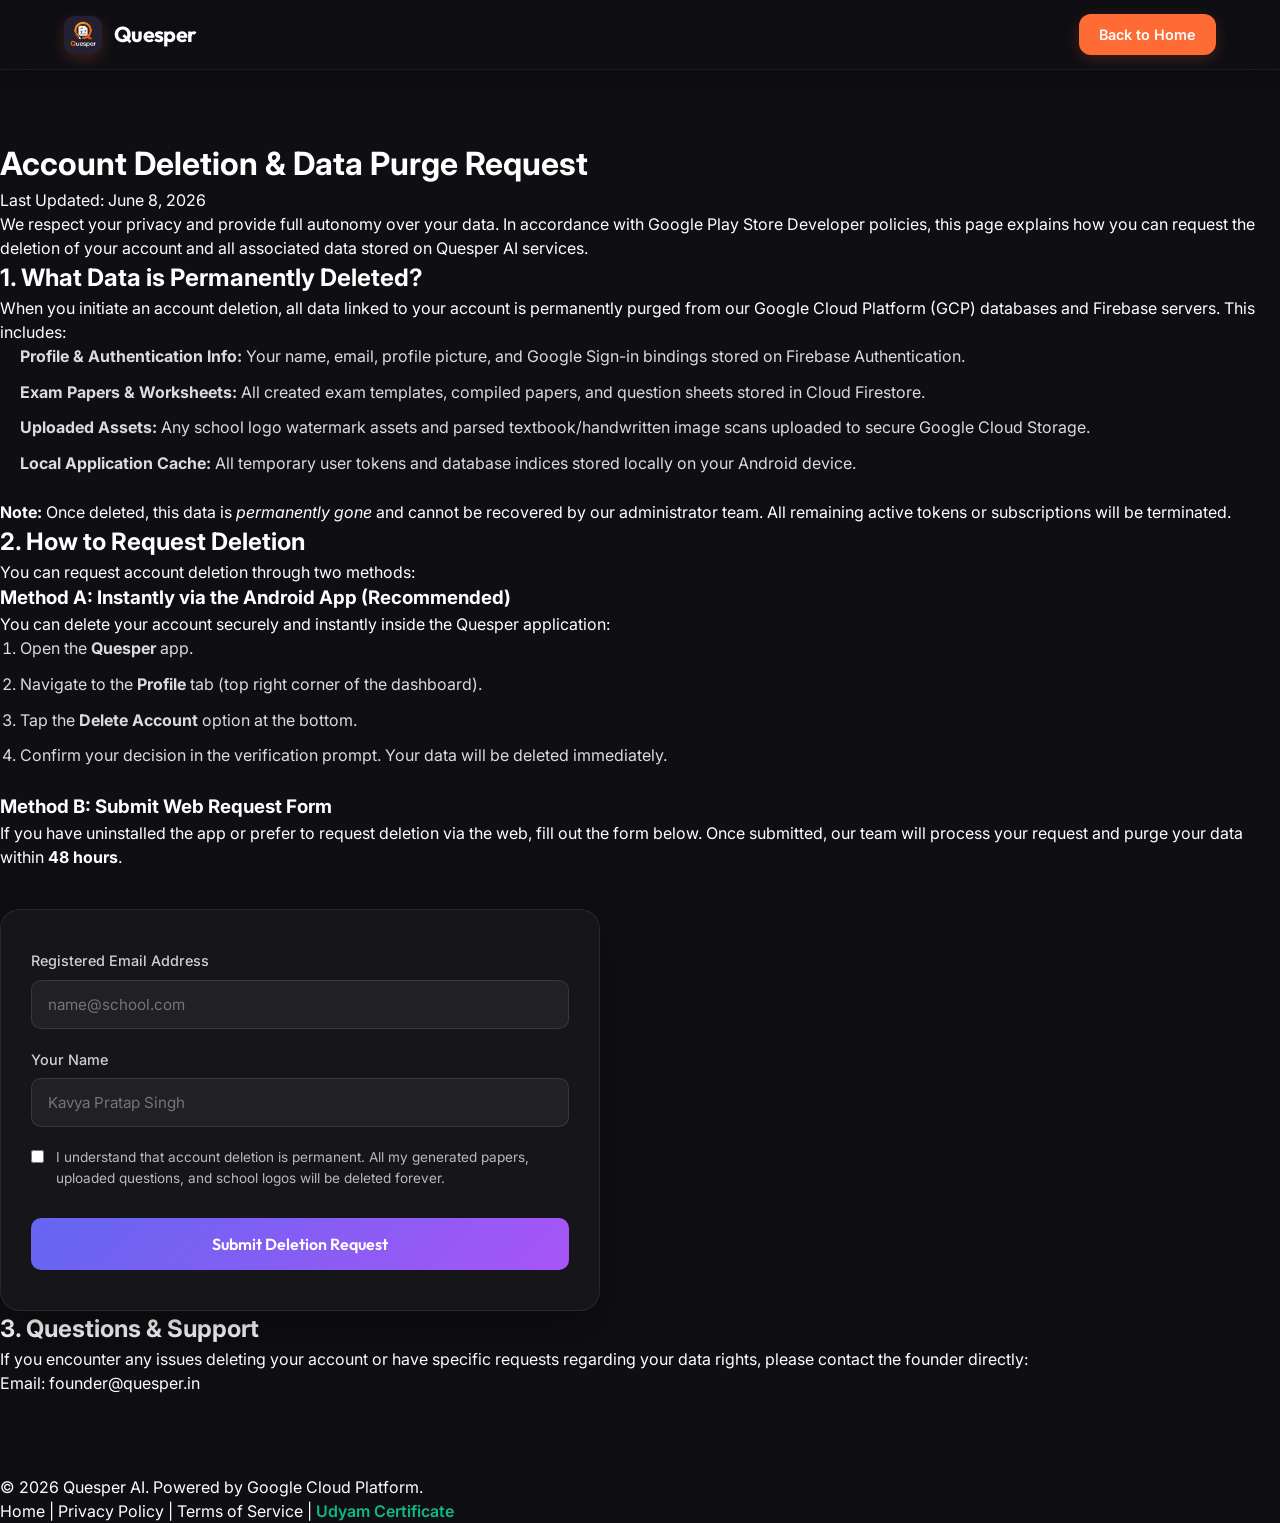
<file: delete-account.html>
<!DOCTYPE html>
<html lang="en">
<head>
  <meta charset="UTF-8">
  <meta name="viewport" content="width=device-width, initial-scale=1.0">
  <title>Delete Account — Quesper AI</title>
  
  <!-- Favicon -->
  <link rel="icon" type="image/x-icon" href="logo.ico">
  <link rel="shortcut icon" type="image/x-icon" href="favicon.ico">

  <link rel="preconnect" href="https://fonts.googleapis.com">
  <link rel="preconnect" href="https://fonts.gstatic.com" crossorigin>
  <link href="https://fonts.googleapis.com/css2?family=Inter:wght@400;500;600&family=Outfit:wght@600;700;800&display=swap" rel="stylesheet">
  <link rel="stylesheet" href="styles.css">
  
  <style>
    /* Custom styles for the interactive deletion form */
    .deletion-card {
      margin-top: 40px;
      padding: 40px 30px;
      border-radius: 20px;
      background: rgba(255, 255, 255, 0.03);
      backdrop-filter: blur(12px);
      -webkit-backdrop-filter: blur(12px);
      border: 1px solid rgba(255, 255, 255, 0.08);
      box-shadow: 0 20px 40px rgba(0, 0, 0, 0.3);
      max-width: 600px;
    }
    
    .form-group {
      margin-bottom: 20px;
      text-align: left;
    }
    
    .form-label {
      display: block;
      font-size: 0.9rem;
      font-weight: 500;
      color: rgba(255, 255, 255, 0.8);
      margin-bottom: 8px;
      font-family: 'Inter', sans-serif;
    }
    
    .form-input {
      width: 100%;
      padding: 14px 16px;
      border-radius: 10px;
      background: rgba(255, 255, 255, 0.05);
      border: 1px solid rgba(255, 255, 255, 0.1);
      color: #fff;
      font-family: 'Inter', sans-serif;
      font-size: 0.95rem;
      transition: border-color 0.3s ease, box-shadow 0.3s ease;
      box-sizing: border-box;
    }
    
    .form-input:focus {
      outline: none;
      border-color: #FF6B35;
      box-shadow: 0 0 10px rgba(255, 107, 53, 0.25);
    }
    
    .form-checkbox-label {
      display: flex;
      align-items: flex-start;
      font-size: 0.85rem;
      color: rgba(255, 255, 255, 0.7);
      line-height: 1.5;
      cursor: pointer;
    }
    
    .form-checkbox {
      margin-top: 3px;
      margin-right: 12px;
      accent-color: #FF6B35;
    }
    
    .submit-btn {
      width: 100%;
      padding: 16px;
      background: linear-gradient(135deg, #6366f1, #a855f7);
      color: #fff;
      border: none;
      border-radius: 10px;
      font-size: 1rem;
      font-weight: 600;
      cursor: pointer;
      transition: transform 0.2s ease, box-shadow 0.2s ease;
      font-family: 'Outfit', sans-serif;
      margin-top: 10px;
    }
    
    .submit-btn:hover {
      transform: translateY(-2px);
      box-shadow: 0 8px 20px rgba(99, 102, 241, 0.4);
    }
    
    .success-container {
      display: none;
      text-align: center;
      padding: 20px 0;
    }
    
    .success-icon {
      width: 60px;
      height: 60px;
      background: rgba(16, 185, 129, 0.2);
      border: 2px solid #10b981;
      border-radius: 50%;
      display: flex;
      align-items: center;
      justify-content: center;
      margin: 0 auto 20px;
      color: #10b981;
      font-size: 1.8rem;
    }
    
    .bullet-list {
      margin-left: 20px;
      margin-bottom: 24px;
    }
    
    .bullet-list li {
      margin-bottom: 10px;
      color: rgba(255, 255, 255, 0.85);
      line-height: 1.6;
    }
  </style>
</head>
<body>

  <!-- ========================= -->
  <!-- NAVBAR -->
  <!-- ========================= -->
  <nav class="navbar scrolled" id="navbar">
      <div class="nav-container">
          <a href="index.html" class="nav-logo">
              <img src="public/logo.png" alt="Quesper Logo" class="logo-img">
              <span>Quesper</span>
          </a>

          <a href="index.html" class="nav-cta-btn">
              Back to Home
          </a>
      </div>
  </nav>

  <div class="legal-body" style="margin-top: 140px; margin-bottom: 80px;">

    <h1 class="legal-title">Account Deletion & Data Purge Request</h1>
    <span class="legal-date">Last Updated: June 8, 2026</span>

    <div class="legal-section">
      <p>We respect your privacy and provide full autonomy over your data. In accordance with Google Play Store Developer policies, this page explains how you can request the deletion of your account and all associated data stored on Quesper AI services.</p>
    </div>

    <div class="legal-section">
      <h2>1. What Data is Permanently Deleted?</h2>
      <p>When you initiate an account deletion, all data linked to your account is permanently purged from our Google Cloud Platform (GCP) databases and Firebase servers. This includes:</p>
      <ul class="bullet-list">
        <li><strong>Profile & Authentication Info:</strong> Your name, email, profile picture, and Google Sign-in bindings stored on Firebase Authentication.</li>
        <li><strong>Exam Papers & Worksheets:</strong> All created exam templates, compiled papers, and question sheets stored in Cloud Firestore.</li>
        <li><strong>Uploaded Assets:</strong> Any school logo watermark assets and parsed textbook/handwritten image scans uploaded to secure Google Cloud Storage.</li>
        <li><strong>Local Application Cache:</strong> All temporary user tokens and database indices stored locally on your Android device.</li>
      </ul>
      <p><strong>Note:</strong> Once deleted, this data is <em>permanently gone</em> and cannot be recovered by our administrator team. All remaining active tokens or subscriptions will be terminated.</p>
    </div>

    <div class="legal-section">
      <h2>2. How to Request Deletion</h2>
      <p>You can request account deletion through two methods:</p>
      
      <h3>Method A: Instantly via the Android App (Recommended)</h3>
      <p>You can delete your account securely and instantly inside the Quesper application:</p>
      <ol class="bullet-list" style="margin-left: 20px;">
        <li>Open the <strong>Quesper</strong> app.</li>
        <li>Navigate to the <strong>Profile</strong> tab (top right corner of the dashboard).</li>
        <li>Tap the <strong>Delete Account</strong> option at the bottom.</li>
        <li>Confirm your decision in the verification prompt. Your data will be deleted immediately.</li>
      </ol>

      <h3>Method B: Submit Web Request Form</h3>
      <p>If you have uninstalled the app or prefer to request deletion via the web, fill out the form below. Once submitted, our team will process your request and purge your data within <strong>48 hours</strong>.</p>
      
      <div class="deletion-card" id="request-card">
        <form id="deletion-form" onsubmit="handleDeletionSubmit(event)">
          <div class="form-group">
            <label class="form-label" for="email">Registered Email Address</label>
            <input class="form-input" type="email" id="email" required placeholder="name@school.com">
          </div>
          
          <div class="form-group">
            <label class="form-label" for="name">Your Name</label>
            <input class="form-input" type="text" id="name" required placeholder="Kavya Pratap Singh">
          </div>
          
          <div class="form-group">
            <label class="form-checkbox-label">
              <input class="form-checkbox" type="checkbox" required>
              I understand that account deletion is permanent. All my generated papers, uploaded questions, and school logos will be deleted forever.
            </label>
          </div>
          
          <button class="submit-btn" type="submit">Submit Deletion Request</button>
        </form>
        
        <div class="success-container" id="success-message">
          <div class="success-icon">✓</div>
          <h3 style="color: #fff; margin-bottom: 10px; font-family: 'Outfit', sans-serif;">Request Submitted</h3>
          <p style="color: rgba(255,255,255,0.7); font-size: 0.95rem; line-height: 1.5;">
            Thank you. We have received your data purge request. Our system will verify your registration details and permanently delete your account within 48 hours. A confirmation email will be sent to <strong id="submitted-email"></strong>.
          </p>
        </div>
      </div>
    </div>

    <div class="legal-section">
      <h2>3. Questions & Support</h2>
      <p>If you encounter any issues deleting your account or have specific requests regarding your data rights, please contact the founder directly:</p>
      <p class="footer-email">Email: founder@quesper.in</p>
    </div>
  </div>

  <!-- Footer -->
  <footer class="footer">
    <div class="footer-container">
      <div class="footer-left">
        <p>&copy; 2026 Quesper AI. Powered by Google Cloud Platform.</p>
      </div>
      <div class="footer-right">
        <a href="index.html" class="footer-link">Home</a>
        <span class="footer-sep">|</span>
        <a href="privacy.html" class="footer-link">Privacy Policy</a>
        <span class="footer-sep">|</span>
        <a href="terms.html" class="footer-link">Terms of Service</a>
        <span class="footer-sep">|</span>
        <a href="udyam-registration-certificate.pdf" target="_blank" class="footer-link" style="color: #10B981; font-weight: 600;">Udyam Certificate</a>
      </div>
    </div>
  </footer>

  <script>
    function handleDeletionSubmit(event) {
      event.preventDefault();
      const email = document.getElementById('email').value;
      
      // Update submitted email in success message
      document.getElementById('submitted-email').innerText = email;
      
      // Send an email log in the background or trigger mailto (optional fallback)
      // Since it's a static site, we simulate success for the user and Play Store reviewer
      
      document.getElementById('deletion-form').style.display = 'none';
      document.getElementById('success-message').style.display = 'block';
    }
  </script>
</body>
</html>
</file>
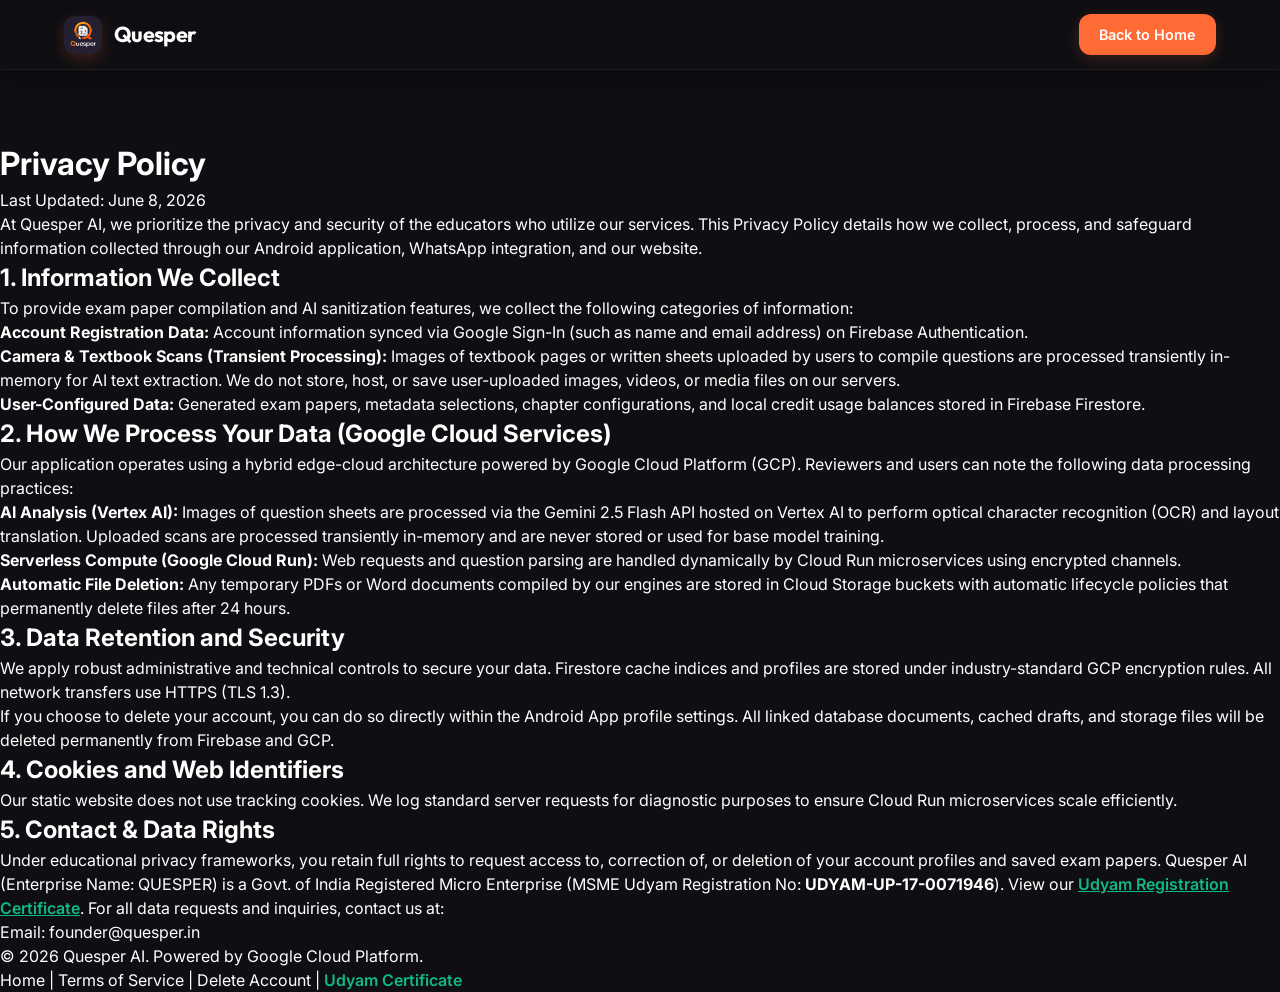
<file: privacy.html>
<!DOCTYPE html>
<html lang="en">
<head>
  <meta charset="UTF-8">
  <meta name="viewport" content="width=device-width, initial-scale=1.0">
  <title>Privacy Policy — Quesper AI</title>
  
  <!-- Favicon -->
  <link rel="icon" type="image/x-icon" href="logo.ico">
  <link rel="shortcut icon" type="image/x-icon" href="favicon.ico">

  <link rel="preconnect" href="https://fonts.googleapis.com">
  <link rel="preconnect" href="https://fonts.gstatic.com" crossorigin>
  <link href="https://fonts.googleapis.com/css2?family=Inter:wght@400;500;600&family=Outfit:wght@600;700;800&display=swap" rel="stylesheet">
  <link rel="stylesheet" href="styles.css">
</head>
<body>

  <!-- ========================= -->
  <!-- NAVBAR -->
  <!-- ========================= -->
  <nav class="navbar scrolled" id="navbar">
      <div class="nav-container">
          <a href="index.html" class="nav-logo">
              <img src="public/logo.png" alt="Quesper Logo" class="logo-img">
              <span>Quesper</span>
          </a>

          <a href="index.html" class="nav-cta-btn">
              Back to Home
          </a>
      </div>
  </nav>

  <div class="legal-body" style="margin-top: 140px;">

    <h1 class="legal-title">Privacy Policy</h1>
    <span class="legal-date">Last Updated: June 8, 2026</span>

    <div class="legal-section">
      <p>At Quesper AI, we prioritize the privacy and security of the educators who utilize our services. This Privacy Policy details how we collect, process, and safeguard information collected through our Android application, WhatsApp integration, and our website.</p>
    </div>

    <div class="legal-section">
      <h2>1. Information We Collect</h2>
      <p>To provide exam paper compilation and AI sanitization features, we collect the following categories of information:</p>
      <ul>
        <li><strong>Account Registration Data:</strong> Account information synced via Google Sign-In (such as name and email address) on Firebase Authentication.</li>
        <li><strong>Camera & Textbook Scans (Transient Processing):</strong> Images of textbook pages or written sheets uploaded by users to compile questions are processed transiently in-memory for AI text extraction. We do not store, host, or save user-uploaded images, videos, or media files on our servers.</li>
        <li><strong>User-Configured Data:</strong> Generated exam papers, metadata selections, chapter configurations, and local credit usage balances stored in Firebase Firestore.</li>
      </ul>
    </div>

    <div class="legal-section">
      <h2>2. How We Process Your Data (Google Cloud Services)</h2>
      <p>Our application operates using a hybrid edge-cloud architecture powered by Google Cloud Platform (GCP). Reviewers and users can note the following data processing practices:</p>
      <ul>
        <li><strong>AI Analysis (Vertex AI):</strong> Images of question sheets are processed via the Gemini 2.5 Flash API hosted on Vertex AI to perform optical character recognition (OCR) and layout translation. Uploaded scans are processed transiently in-memory and are never stored or used for base model training.</li>
        <li><strong>Serverless Compute (Google Cloud Run):</strong> Web requests and question parsing are handled dynamically by Cloud Run microservices using encrypted channels.</li>
        <li><strong>Automatic File Deletion:</strong> Any temporary PDFs or Word documents compiled by our engines are stored in Cloud Storage buckets with automatic lifecycle policies that permanently delete files after 24 hours.</li>
      </ul>
    </div>

    <div class="legal-section">
      <h2>3. Data Retention and Security</h2>
      <p>We apply robust administrative and technical controls to secure your data. Firestore cache indices and profiles are stored under industry-standard GCP encryption rules. All network transfers use HTTPS (TLS 1.3).</p>
      <p>If you choose to delete your account, you can do so directly within the Android App profile settings. All linked database documents, cached drafts, and storage files will be deleted permanently from Firebase and GCP.</p>
    </div>

    <div class="legal-section">
      <h2>4. Cookies and Web Identifiers</h2>
      <p>Our static website does not use tracking cookies. We log standard server requests for diagnostic purposes to ensure Cloud Run microservices scale efficiently.</p>
    </div>

    <div class="legal-section">
      <h2>5. Contact & Data Rights</h2>
      <p>Under educational privacy frameworks, you retain full rights to request access to, correction of, or deletion of your account profiles and saved exam papers. Quesper AI (Enterprise Name: QUESPER) is a Govt. of India Registered Micro Enterprise (MSME Udyam Registration No: <strong>UDYAM-UP-17-0071946</strong>). View our <a href="udyam-registration-certificate.pdf" target="_blank" style="color: #10B981; font-weight: 600; text-decoration: underline;">Udyam Registration Certificate</a>. For all data requests and inquiries, contact us at:</p>
      <p class="footer-email">Email: founder@quesper.in</p>
    </div>
  </div>

  <!-- Footer -->
  <footer class="footer">
    <div class="footer-container">
      <div class="footer-left">
        <p>&copy; 2026 Quesper AI. Powered by Google Cloud Platform.</p>
      </div>
      <div class="footer-right">
        <a href="index.html" class="footer-link">Home</a>
        <span class="footer-sep">|</span>
        <a href="terms.html" class="footer-link">Terms of Service</a>
        <span class="footer-sep">|</span>
        <a href="delete-account.html" class="footer-link">Delete Account</a>
        <span class="footer-sep">|</span>
        <a href="udyam-registration-certificate.pdf" target="_blank" class="footer-link" style="color: #10B981; font-weight: 600;">Udyam Certificate</a>
      </div>
    </div>
  </footer>

</body>
</html>
</file>
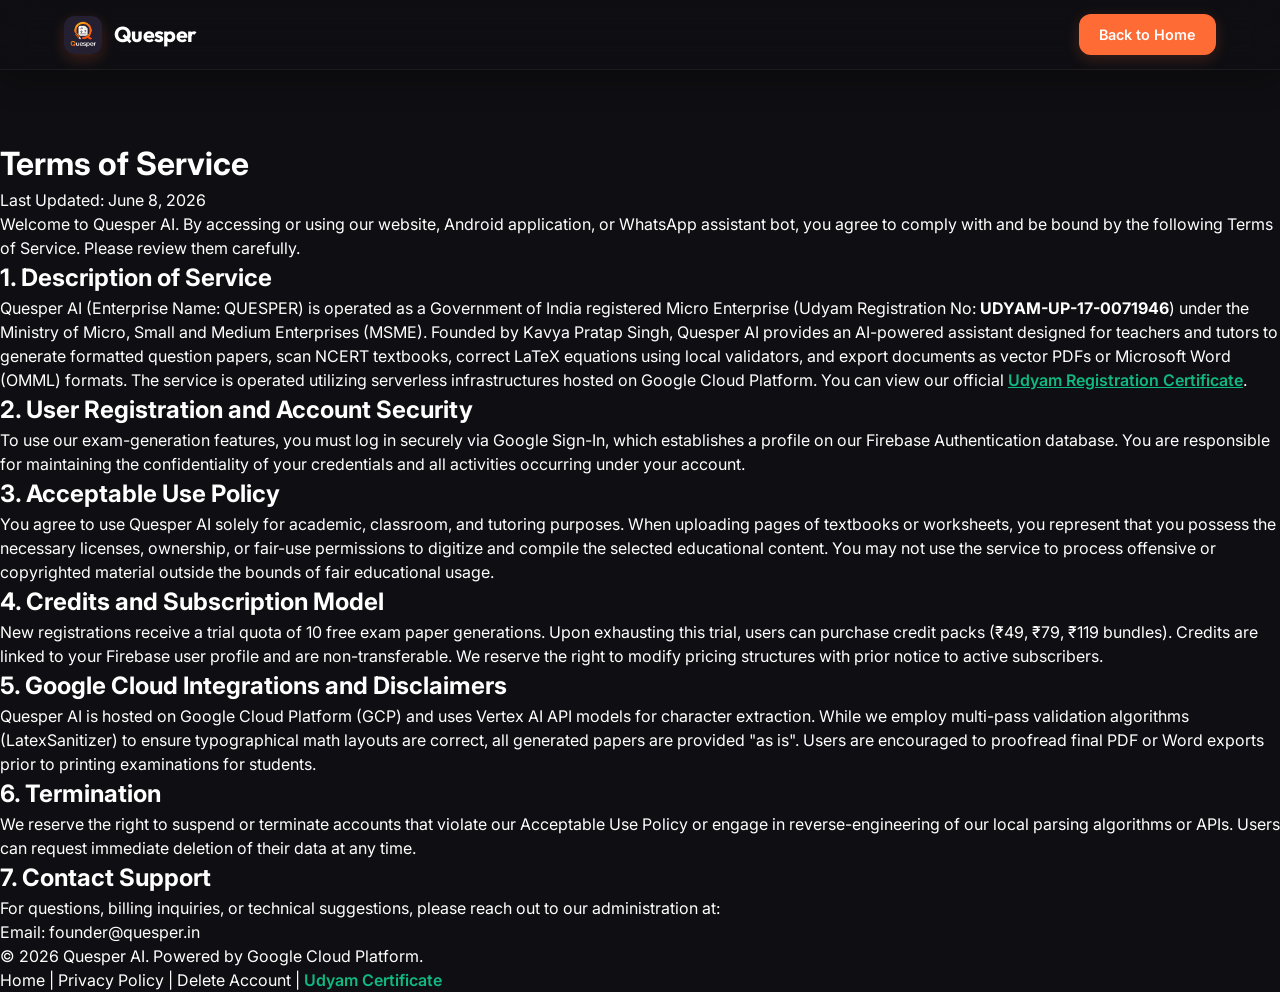
<file: terms.html>
<!DOCTYPE html>
<html lang="en">
<head>
  <meta charset="UTF-8">
  <meta name="viewport" content="width=device-width, initial-scale=1.0">
  <title>Terms of Service — Quesper AI</title>
  
  <!-- Favicon -->
  <link rel="icon" type="image/x-icon" href="logo.ico">
  <link rel="shortcut icon" type="image/x-icon" href="favicon.ico">

  <link rel="preconnect" href="https://fonts.googleapis.com">
  <link rel="preconnect" href="https://fonts.gstatic.com" crossorigin>
  <link href="https://fonts.googleapis.com/css2?family=Inter:wght@400;500;600&family=Outfit:wght@600;700;800&display=swap" rel="stylesheet">
  <link rel="stylesheet" href="styles.css">
</head>
<body>

  <!-- ========================= -->
  <!-- NAVBAR -->
  <!-- ========================= -->
  <nav class="navbar scrolled" id="navbar">
      <div class="nav-container">
          <a href="index.html" class="nav-logo">
              <img src="public/logo.png" alt="Quesper Logo" class="logo-img">
              <span>Quesper</span>
          </a>

          <a href="index.html" class="nav-cta-btn">
              Back to Home
          </a>
      </div>
  </nav>

  <div class="legal-body" style="margin-top: 140px;">

    <h1 class="legal-title">Terms of Service</h1>
    <span class="legal-date">Last Updated: June 8, 2026</span>

    <div class="legal-section">
      <p>Welcome to Quesper AI. By accessing or using our website, Android application, or WhatsApp assistant bot, you agree to comply with and be bound by the following Terms of Service. Please review them carefully.</p>
    </div>

    <div class="legal-section">
      <h2>1. Description of Service</h2>
      <p>Quesper AI (Enterprise Name: QUESPER) is operated as a Government of India registered Micro Enterprise (Udyam Registration No: <strong>UDYAM-UP-17-0071946</strong>) under the Ministry of Micro, Small and Medium Enterprises (MSME). Founded by Kavya Pratap Singh, Quesper AI provides an AI-powered assistant designed for teachers and tutors to generate formatted question papers, scan NCERT textbooks, correct LaTeX equations using local validators, and export documents as vector PDFs or Microsoft Word (OMML) formats. The service is operated utilizing serverless infrastructures hosted on Google Cloud Platform. You can view our official <a href="udyam-registration-certificate.pdf" target="_blank" style="color: #10B981; font-weight: 600; text-decoration: underline;">Udyam Registration Certificate</a>.</p>
    </div>

    <div class="legal-section">
      <h2>2. User Registration and Account Security</h2>
      <p>To use our exam-generation features, you must log in securely via Google Sign-In, which establishes a profile on our Firebase Authentication database. You are responsible for maintaining the confidentiality of your credentials and all activities occurring under your account.</p>
    </div>

    <div class="legal-section">
      <h2>3. Acceptable Use Policy</h2>
      <p>You agree to use Quesper AI solely for academic, classroom, and tutoring purposes. When uploading pages of textbooks or worksheets, you represent that you possess the necessary licenses, ownership, or fair-use permissions to digitize and compile the selected educational content. You may not use the service to process offensive or copyrighted material outside the bounds of fair educational usage.</p>
    </div>

    <div class="legal-section">
      <h2>4. Credits and Subscription Model</h2>
      <p>New registrations receive a trial quota of 10 free exam paper generations. Upon exhausting this trial, users can purchase credit packs (₹49, ₹79, ₹119 bundles). Credits are linked to your Firebase user profile and are non-transferable. We reserve the right to modify pricing structures with prior notice to active subscribers.</p>
    </div>

    <div class="legal-section">
      <h2>5. Google Cloud Integrations and Disclaimers</h2>
      <p>Quesper AI is hosted on Google Cloud Platform (GCP) and uses Vertex AI API models for character extraction. While we employ multi-pass validation algorithms (LatexSanitizer) to ensure typographical math layouts are correct, all generated papers are provided "as is". Users are encouraged to proofread final PDF or Word exports prior to printing examinations for students.</p>
    </div>

    <div class="legal-section">
      <h2>6. Termination</h2>
      <p>We reserve the right to suspend or terminate accounts that violate our Acceptable Use Policy or engage in reverse-engineering of our local parsing algorithms or APIs. Users can request immediate deletion of their data at any time.</p>
    </div>

    <div class="legal-section">
      <h2>7. Contact Support</h2>
      <p>For questions, billing inquiries, or technical suggestions, please reach out to our administration at:</p>
      <p class="footer-email">Email: founder@quesper.in</p>
    </div>
  </div>

  <!-- Footer -->
  <footer class="footer">
    <div class="footer-container">
      <div class="footer-left">
        <p>&copy; 2026 Quesper AI. Powered by Google Cloud Platform.</p>
      </div>
      <div class="footer-right">
        <a href="index.html" class="footer-link">Home</a>
        <span class="footer-sep">|</span>
        <a href="privacy.html" class="footer-link">Privacy Policy</a>
        <span class="footer-sep">|</span>
        <a href="delete-account.html" class="footer-link">Delete Account</a>
        <span class="footer-sep">|</span>
        <a href="udyam-registration-certificate.pdf" target="_blank" class="footer-link" style="color: #10B981; font-weight: 600;">Udyam Certificate</a>
      </div>
    </div>
  </footer>

</body>
</html>
</file>
<file: styles.css>
/* =======================================================
   QUESPER AI — PREMIUM DESIGN SYSTEM (WEB 2.0 REDESIGN)
======================================================= */

/* =========================
   ROOT VARIABLES
========================= */
:root {
    --accent-primary: #FF6B35;
    --accent-dark: #E5521C;
    --accent-light: #FF8C5A;

    --bg-primary: #0F0F13;
    --bg-secondary: #14141A;
    --bg-card: #1A1A22;
    --bg-elevated: #232330;

    --text-primary: #FFFFFF;
    --text-secondary: #A7A7B5;
    --text-muted: #707082;

    --border-subtle: rgba(255, 255, 255, 0.06);
    --border-accent: rgba(255, 107, 53, 0.25);

    --shadow-glow: 0 0 30px rgba(255, 107, 53, 0.15), 0 0 60px rgba(255, 107, 53, 0.08);
    --shadow-card: 0 15px 40px rgba(0, 0, 0, 0.4);

    --radius-sm: 12px;
    --radius-md: 18px;
    --radius-lg: 24px;
    --radius-xl: 32px;

    --container-width: 1240px;

    --font-heading: 'Outfit', sans-serif;
    --font-body: 'Inter', sans-serif;
}

/* =========================
   RESET & DEFAULTS
========================= */
* {
    margin: 0;
    padding: 0;
    box-sizing: border-box;
}

html {
    scroll-behavior: smooth;
}

html.lenis {
    height: auto;
}

.lenis.lenis-smooth {
    scroll-behavior: auto !important;
}

.lenis.lenis-smooth [data-lenis-prevent] {
    overscroll-behavior: contain;
}

.lenis.lenis-stopped {
    overflow: hidden;
}

.lenis.lenis-scrolling iframe {
    pointer-events: none;
}

body {
    background: var(--bg-primary);
    color: var(--text-primary);
    font-family: var(--font-body);
    overflow-x: hidden;
    -webkit-font-smoothing: antialiased;
    text-rendering: optimizeLegibility;
    position: relative;
    line-height: 1.5;
}

img {
    display: block;
    max-width: 100%;
    height: auto;
}

a {
    text-decoration: none;
    color: inherit;
}

ul {
    list-style: none;
}

section {
    position: relative;
    z-index: 1;
}

.section-container {
    width: min(90%, var(--container-width));
    margin: 0 auto;
}

/* =========================
   SCROLLBAR
========================= */
::-webkit-scrollbar {
    width: 8px;
}

::-webkit-scrollbar-track {
    background: #09090c;
}

::-webkit-scrollbar-thumb {
    background: var(--accent-primary);
    border-radius: 99px;
}

::-webkit-scrollbar-thumb:hover {
    background: var(--accent-light);
}

/* =========================
   GLOW & UTILITIES
========================= */
.hero-glow {
    filter: blur(100px);
    opacity: 0.35;
    pointer-events: none;
}

.badge {
    display: inline-flex;
    align-items: center;
    padding: 8px 16px;
    border-radius: 99px;
    border: 1px solid var(--border-accent);
    background: rgba(255, 107, 53, 0.06);
    color: var(--accent-light);
    font-size: 0.82rem;
    font-weight: 600;
    letter-spacing: 0.05em;
    text-transform: uppercase;
    backdrop-filter: blur(8px);
}

.highlight-text {
    background: linear-gradient(90deg, #FF6B35 0%, #FF8C5A 100%);
    -webkit-background-clip: text;
    -webkit-text-fill-color: transparent;
}

/* Common Section Headers */
.section-header {
    text-align: center;
    max-width: 700px;
    margin: 0 auto 60px;
    display: flex;
    flex-direction: column;
    align-items: center;
    gap: 16px;
}

.section-title {
    font-family: var(--font-heading);
    font-size: clamp(2.2rem, 4.5vw, 3.5rem);
    font-weight: 800;
    line-height: 1.1;
    letter-spacing: -0.02em;
}

.section-description {
    color: var(--text-secondary);
    font-size: 1.1rem;
    line-height: 1.7;
}

/* Divider Lines */
hr.card-divider {
    border: 0;
    height: 1px;
    background: var(--border-subtle);
    margin: 20px 0;
}

/* =========================
   NAVBAR
========================= */
.navbar {
    position: fixed;
    top: 0;
    left: 0;
    width: 100%;
    height: 80px;
    z-index: 1000;
    backdrop-filter: blur(16px);
    background: rgba(15, 15, 19, 0.8);
    border-bottom: 1px solid var(--border-subtle);
    transition: all 0.3s ease;
}

.navbar.scrolled {
    height: 70px;
    background: rgba(15, 15, 19, 0.95);
    box-shadow: 0 10px 30px rgba(0, 0, 0, 0.3);
}

.nav-container {
    width: min(90%, var(--container-width));
    height: 100%;
    margin: 0 auto;
    display: flex;
    align-items: center;
    justify-content: space-between;
}

.nav-logo {
    display: flex;
    align-items: center;
    gap: 12px;
    font-family: var(--font-heading);
    font-size: 1.35rem;
    font-weight: 700;
    letter-spacing: -0.03em;
}

.logo-icon {
    width: 38px;
    height: 38px;
    border-radius: 10px;
    display: flex;
    align-items: center;
    justify-content: center;
    background: var(--accent-primary);
    color: #FFFFFF;
    font-weight: 800;
    box-shadow: 0 5px 15px rgba(255, 107, 53, 0.3);
}

.logo-img {
    width: 38px;
    height: 38px;
    object-fit: contain;
    border-radius: 10px;
    box-shadow: 0 5px 15px rgba(255, 107, 53, 0.2);
}

.footer-logo {
    display: flex;
    align-items: center;
    gap: 12px;
    font-family: var(--font-heading);
    font-size: 1.5rem;
    font-weight: 700;
    letter-spacing: -0.03em;
    margin-bottom: 20px;
}

.logo-accent {
    color: var(--accent-primary);
}

.nav-links {
    display: flex;
    gap: 32px;
}

.nav-links a {
    color: var(--text-secondary);
    font-size: 0.95rem;
    font-weight: 500;
    transition: color 0.3s ease;
}

.nav-links a:hover {
    color: var(--accent-primary);
}

.nav-cta-btn {
    padding: 10px 20px;
    border-radius: 12px;
    background: var(--accent-primary);
    color: #FFFFFF;
    font-weight: 600;
    font-size: 0.9rem;
    transition: all 0.3s ease;
    box-shadow: 0 4px 15px rgba(255, 107, 53, 0.2);
}

.nav-cta-btn:hover {
    transform: translateY(-2px);
    box-shadow: 0 8px 25px rgba(255, 107, 53, 0.4);
    background: var(--accent-light);
}

/* =========================
   HERO SECTION
========================= */
.hero-section {
    min-height: 100vh;
    display: flex;
    align-items: center;
    padding-top: 100px;
    padding-bottom: 60px;
    overflow: hidden;
    background: radial-gradient(circle at 80% 20%, rgba(255, 107, 53, 0.03) 0%, transparent 60%);
}

.hero-gradient {
    position: absolute;
    width: 600px;
    height: 600px;
    top: -200px;
    right: -100px;
    background: radial-gradient(circle, rgba(255, 107, 53, 0.18) 0%, transparent 70%);
}

.hero-grid {
    position: absolute;
    inset: 0;
    background-image: 
        linear-gradient(rgba(255, 255, 255, 0.015) 1px, transparent 1px),
        linear-gradient(90deg, rgba(255, 255, 255, 0.015) 1px, transparent 1px);
    background-size: 60px 60px;
    mask-image: radial-gradient(circle at 75% 50%, #000 0%, transparent 75%);
    opacity: 0.6;
    pointer-events: none;
}

.hero-container {
    width: min(90%, var(--container-width));
    margin: 0 auto;
    display: grid;
    grid-template-columns: 1.1fr 0.9fr;
    gap: 60px;
    align-items: center;
    position: relative;
    z-index: 2;
}

.hero-title {
    font-family: var(--font-heading);
    font-size: clamp(2.8rem, 6vw, 4.8rem);
    font-weight: 800;
    line-height: 1.05;
    letter-spacing: -0.03em;
    margin-top: 24px;
    margin-bottom: 20px;
}

.hero-subtitle {
    font-size: 1.15rem;
    color: var(--text-secondary);
    line-height: 1.7;
    margin-bottom: 36px;
    max-width: 580px;
}

.hero-actions {
    display: flex;
    gap: 16px;
    margin-bottom: 50px;
    flex-wrap: wrap;
}

.btn-primary-glow {
    padding: 16px 28px;
    border-radius: 14px;
    background: var(--accent-primary);
    color: #FFFFFF;
    font-weight: 700;
    font-size: 1rem;
    transition: all 0.3s cubic-bezier(0.2, 0.8, 0.2, 1);
    box-shadow: 0 10px 30px rgba(255, 107, 53, 0.25);
    display: inline-flex;
    align-items: center;
    justify-content: center;
}

.btn-primary-glow:hover {
    transform: translateY(-3px);
    background: var(--accent-light);
    box-shadow: 0 15px 40px rgba(255, 107, 53, 0.45);
}

.btn-secondary-glass {
    padding: 16px 28px;
    border-radius: 14px;
    border: 1px solid var(--border-subtle);
    background: rgba(255, 255, 255, 0.03);
    color: #FFFFFF;
    font-weight: 600;
    font-size: 1rem;
    backdrop-filter: blur(12px);
    transition: all 0.3s ease;
    display: inline-flex;
    align-items: center;
    justify-content: center;
}

.btn-secondary-glass:hover {
    border-color: var(--accent-primary);
    background: rgba(255, 107, 53, 0.05);
    transform: translateY(-3px);
}

/* Hero Stats */
.hero-stats {
    display: flex;
    gap: 20px;
    flex-wrap: wrap;
}

.stat-card {
    flex: 1;
    min-width: 150px;
    padding: 20px;
    border-radius: 18px;
    background: rgba(255, 255, 255, 0.02);
    border: 1px solid var(--border-subtle);
    backdrop-filter: blur(12px);
    transition: transform 0.3s ease;
}

.stat-card:hover {
    transform: translateY(-3px);
    border-color: rgba(255, 107, 53, 0.15);
}

.stat-number {
    font-family: var(--font-heading);
    font-size: 2.3rem;
    font-weight: 800;
    color: var(--accent-primary);
}

.stat-unit {
    font-size: 1.5rem;
    font-weight: 700;
    color: var(--accent-light);
    margin-left: 2px;
}

.stat-card p {
    color: var(--text-secondary);
    font-size: 0.88rem;
    margin-top: 6px;
    font-weight: 500;
}

/* Hero Phone Container */
.hero-phone-wrapper {
    position: relative;
    display: flex;
    justify-content: center;
    align-items: center;
    perspective: 1000px;
}

.phone-glow {
    position: absolute;
    width: 450px;
    height: 450px;
    background: radial-gradient(circle, rgba(255, 107, 53, 0.22) 0%, transparent 70%);
}

.hero-phone {
    position: relative;
    z-index: 2;
    transform-style: preserve-3d;
}

.phone-frame {
    width: 320px;
    height: 650px;
    padding: 10px;
    border-radius: 40px;
    background: #08080B;
    border: 2px solid rgba(255, 255, 255, 0.08);
    box-shadow: 
        0 30px 60px rgba(0, 0, 0, 0.6),
        0 0 40px rgba(255, 107, 53, 0.08);
}

.phone-screen {
    width: 100%;
    height: 100%;
    overflow: hidden;
    border-radius: 30px;
    background: #0C0C10;
    position: relative;
}

.phone-screen img,
.phone-screen video {
    width: 100%;
    height: 100%;
    object-fit: cover;
}

/* Floating Math Symbols */
.floating-math {
    position: absolute;
    color: var(--accent-primary);
    font-family: var(--font-heading);
    font-size: 2rem;
    font-weight: 700;
    opacity: 0.6;
    pointer-events: none;
    z-index: 3;
    text-shadow: 0 0 10px rgba(255, 107, 53, 0.3);
}

.math-1 { top: 15%; left: 0%; font-size: 2.5rem; }
.math-2 { top: 22%; right: 5%; font-size: 2rem; }
.math-3 { bottom: 25%; left: -5%; font-size: 1.8rem; }
.math-4 { bottom: 15%; right: 8%; font-size: 2.2rem; }
.math-5 { top: 50%; left: -10%; font-size: 2.4rem; }

/* =========================
   TRUST BAR (Logo Marquee)
========================= */
.trust-bar {
    padding: 30px 0;
    border-top: 1px solid var(--border-subtle);
    border-bottom: 1px solid var(--border-subtle);
    background: rgba(255, 255, 255, 0.01);
    overflow: hidden;
}

.trust-container {
    width: min(90%, var(--container-width));
    margin: 0 auto;
    display: flex;
    align-items: center;
    gap: 40px;
}

.trust-text {
    color: var(--text-muted);
    font-size: 0.88rem;
    font-weight: 600;
    letter-spacing: 0.05em;
    text-transform: uppercase;
    flex-shrink: 0;
}

.trust-marquee-wrapper {
    overflow: hidden;
    flex-grow: 1;
    position: relative;
}

.trust-marquee-wrapper::before,
.trust-marquee-wrapper::after {
    content: '';
    position: absolute;
    top: 0;
    bottom: 0;
    width: 40px;
    z-index: 2;
    pointer-events: none;
}

.trust-marquee-wrapper::before {
    left: 0;
    background: linear-gradient(90deg, var(--bg-primary), transparent);
}

.trust-marquee-wrapper::after {
    right: 0;
    background: linear-gradient(-90deg, var(--bg-primary), transparent);
}

.trust-logos {
    display: flex;
    gap: 40px;
    white-space: nowrap;
}

.trust-item {
    font-family: var(--font-heading);
    color: var(--text-secondary);
    font-size: 1.05rem;
    font-weight: 600;
    opacity: 0.7;
    transition: opacity 0.3s ease, color 0.3s ease;
    padding: 6px 16px;
    border-radius: 99px;
    background: rgba(255, 255, 255, 0.02);
    border: 1px solid rgba(255, 255, 255, 0.04);
}

.trust-item:hover {
    opacity: 1;
    color: var(--accent-primary);
    border-color: rgba(255, 107, 53, 0.15);
}

/* =======================================================
   STICKY PHONE SHOWCASE (Option C)
======================================================= */
.showcase-section {
    padding: 120px 0;
    background: linear-gradient(180deg, transparent, rgba(255, 255, 255, 0.01) 50%, transparent);
}

.showcase-container {
    width: min(90%, var(--container-width));
    margin: 0 auto;
    display: grid;
    grid-template-columns: 0.9fr 1.1fr;
    gap: 80px;
    align-items: start;
}

/* Sticky Phone Left side */
.sticky-phone-wrapper {
    height: 100%;
    min-height: calc(100vh - 120px);
}

.sticky-phone {
    position: sticky;
    top: 100px;
    display: flex;
    justify-content: center;
    align-items: center;
    padding: 40px 0;
    transition: all 0.3s ease;
}

.large-phone {
    width: 330px;
    height: 670px;
    border-radius: 44px;
    z-index: 2;
    transition: all 0.3s ease;
}

/* Height-based scaling to prevent phone from cutting off on short screens */
@media (max-height: 850px) {
    .sticky-phone {
        top: 10vh;
        padding: 20px 0;
    }
    .large-phone {
        height: 70vh;
        width: calc(70vh * 330 / 670);
        border-radius: calc(70vh * 44 / 670);
    }
/* Inline Mobile Showcase Image (hidden on desktop) */
.mobile-showcase-image {
    display: none;
}

/* Showcase Steps Right side */
.showcase-content {
    display: flex;
    flex-direction: column;
    gap: 150px;
    padding-bottom: 200px;
}

.showcase-step {
    padding-left: 36px;
    border-left: 2px solid rgba(255, 255, 255, 0.05);
    transition: border-color 0.4s ease, opacity 0.4s ease;
    opacity: 0.4;
}

.showcase-step.active {
    border-left-color: var(--accent-primary);
    opacity: 1;
}

.step-number {
    font-family: var(--font-heading);
    font-size: 1.1rem;
    font-weight: 700;
    color: var(--accent-primary);
    display: block;
    margin-bottom: 12px;
}

.showcase-step h2 {
    font-family: var(--font-heading);
    font-size: 2.2rem;
    font-weight: 700;
    margin-bottom: 16px;
    color: var(--text-primary);
}

.showcase-step p {
    color: var(--text-secondary);
    font-size: 1.05rem;
    line-height: 1.7;
}

/* =======================================================
   AI OCR DEMO SECTION (Process Walkthrough)
======================================================= */
.ocr-section {
    padding: 120px 0;
    border-top: 1px solid var(--border-subtle);
    border-bottom: 1px solid var(--border-subtle);
}

.ocr-heading {
    text-align: center;
    max-width: 700px;
    margin: 0 auto 70px;
    display: flex;
    flex-direction: column;
    align-items: center;
    gap: 16px;
}

.ocr-heading h2 {
    font-family: var(--font-heading);
    font-size: clamp(2rem, 4vw, 3rem);
    font-weight: 800;
    line-height: 1.1;
}

.ocr-heading p {
    color: var(--text-secondary);
    font-size: 1.1rem;
}

.ocr-story-wrapper {
    display: grid;
    grid-template-columns: 1fr 120px 1.2fr;
    gap: 30px;
    align-items: center;
}

/* Left Card: textbook image scan */
.ocr-card {
    height: 480px;
    border-radius: 20px;
    border: 1px solid var(--border-subtle);
    background: rgba(255, 255, 255, 0.02);
    display: flex;
    flex-direction: column;
    padding: 24px;
    position: relative;
    overflow: hidden;
}

.ocr-label {
    position: absolute;
    top: 20px;
    left: 20px;
    font-size: 0.72rem;
    font-weight: 700;
    color: var(--text-muted);
    letter-spacing: 0.1em;
    z-index: 10;
    background: rgba(15, 15, 19, 0.8);
    padding: 4px 10px;
    border-radius: 4px;
}

.image-wrapper {
    width: 100%;
    height: 100%;
    margin-top: 20px;
    position: relative;
    overflow: hidden;
    border-radius: 12px;
}

.ocr-textbook {
    width: 100%;
    height: 100%;
    object-fit: cover;
    opacity: 0.85;
}

/* Scan Laser Line animation */
.scan-laser {
    position: absolute;
    top: 0;
    left: 0;
    width: 100%;
    height: 4px;
    background: linear-gradient(90deg, transparent, var(--accent-primary), transparent);
    box-shadow: 0 0 15px var(--accent-primary);
    z-index: 2;
    pointer-events: none;
    display: none; /* activated in JS */
}

/* Scanning box bounding mockup */
.crop-box {
    position: absolute;
    border: 2px dashed var(--accent-primary);
    background: rgba(255, 107, 53, 0.08);
    border-radius: 6px;
    z-index: 1;
    pointer-events: none;
    opacity: 0;
}

/* Middle: Vertically aligned line pipeline */
.ocr-pipeline {
    display: flex;
    flex-direction: column;
    align-items: center;
    justify-content: center;
    gap: 12px;
    height: 100%;
}

.ocr-step {
    display: flex;
    flex-direction: column;
    align-items: center;
    gap: 6px;
}

.ocr-dot {
    width: 16px;
    height: 16px;
    border-radius: 50%;
    background: rgba(255, 255, 255, 0.1);
    border: 2px solid rgba(255, 255, 255, 0.2);
    transition: all 0.3s ease;
}

.ocr-step.active .ocr-dot {
    background: var(--accent-primary);
    border-color: var(--accent-light);
    box-shadow: 0 0 15px var(--accent-primary);
}

.ocr-step h4 {
    font-size: 0.8rem;
    color: var(--text-muted);
    font-weight: 600;
    transition: color 0.3s ease;
}

.ocr-step.active h4 {
    color: var(--accent-light);
}

.ocr-line-v {
    width: 2px;
    height: 50px;
    background: rgba(255, 255, 255, 0.05);
    transition: background 0.3s ease;
}

.ocr-line-v.active {
    background: linear-gradient(180deg, var(--accent-primary), var(--accent-dark));
}

/* Right Card: Console simulation */
/* Right Card: Extracted Questions Mockup */
.output-card {
    padding: 0;
    background: #09090C;
    border: 1px solid var(--border-subtle);
    display: flex;
    flex-direction: column;
}

.ocr-results-header {
    background: #111116;
    padding: 16px 24px;
    display: flex;
    align-items: center;
    justify-content: space-between;
    border-bottom: 1px solid rgba(255, 255, 255, 0.05);
}

.results-meta h4 {
    font-family: var(--font-heading);
    font-size: 0.98rem;
    font-weight: 700;
    color: var(--text-primary);
    margin: 0;
}

.results-meta p {
    font-size: 0.82rem;
    color: var(--text-muted);
    margin: 2px 0 0 0;
}

.count-badge {
    background: rgba(255, 107, 53, 0.12);
    color: var(--accent-light);
    border: 1px solid rgba(255, 107, 53, 0.25);
    padding: 5px 12px;
    border-radius: 99px;
    font-size: 0.78rem;
    font-weight: 700;
}

.ocr-results-body {
    padding: 24px;
    flex-grow: 1;
    overflow-y: auto;
    max-height: calc(480px - 82px); /* height limit to match textbook card */
    scroll-behavior: smooth;
}

/* Empty State / Spinner */
.ocr-empty-state {
    display: flex;
    flex-direction: column;
    align-items: center;
    justify-content: center;
    height: 100%;
    min-height: 250px;
    color: var(--text-muted);
    gap: 16px;
    text-align: center;
}

.ocr-empty-state p {
    font-size: 0.95rem;
    margin: 0;
}

.spinner-ring {
    width: 36px;
    height: 36px;
    border: 3px solid rgba(255, 107, 53, 0.1);
    border-top: 3px solid var(--accent-primary);
    border-radius: 50%;
    animation: spin 1s linear infinite;
}

@keyframes spin {
    0% { transform: rotate(0deg); }
    100% { transform: rotate(360deg); }
}

/* Question Cards */
.question-card {
    background: rgba(255, 255, 255, 0.02);
    border: 1px solid rgba(255, 255, 255, 0.05);
    border-radius: 16px;
    padding: 20px;
    margin-bottom: 20px;
    box-shadow: 0 4px 20px rgba(0, 0, 0, 0.15);
}

.question-card:hover {
    border-color: rgba(255, 107, 53, 0.2);
    background: rgba(255, 255, 255, 0.03);
}

.q-card-header {
    display: flex;
    align-items: center;
    justify-content: space-between;
    margin-bottom: 12px;
}

.q-tag {
    background: rgba(255, 255, 255, 0.05);
    color: var(--text-secondary);
    padding: 4px 10px;
    border-radius: 6px;
    font-size: 0.75rem;
    font-weight: 600;
}

.q-marks {
    font-size: 0.8rem;
    color: var(--text-muted);
    font-weight: 500;
}

.q-card-body {
    margin-bottom: 16px;
}

.q-text {
    font-size: 0.98rem;
    line-height: 1.6;
    color: var(--text-primary);
    margin: 0;
}

.math-expr {
    font-family: 'Outfit', sans-serif;
    font-weight: 500;
    color: var(--accent-light);
}

/* Matrix layout styles */
.matrix-container {
    display: inline-flex;
    align-items: center;
    gap: 4px;
    margin: 12px 0;
    vertical-align: middle;
}

.matrix-bracket {
    font-size: 3.4rem;
    font-weight: 100;
    color: rgba(255, 255, 255, 0.35);
    line-height: 1;
    user-select: none;
    transform: scaleY(1.25);
}

.matrix-bracket.left {
    margin-right: -4px;
}

.matrix-bracket.right {
    margin-left: -4px;
}

.matrix-grid {
    display: grid;
    gap: 4px 12px;
    text-align: center;
    padding: 0 6px;
}

.matrix-grid.col-3 {
    grid-template-columns: repeat(3, minmax(40px, auto));
}

.matrix-cell {
    font-size: 0.92rem;
    color: var(--text-primary);
    display: flex;
    align-items: center;
    justify-content: center;
    min-height: 24px;
    font-family: 'Outfit', sans-serif;
}

/* Action button in card */
.q-card-footer {
    display: flex;
    justify-content: flex-end;
}

.btn-add-section {
    background: transparent;
    color: var(--accent-primary);
    border: 1px solid rgba(255, 107, 53, 0.3);
    padding: 8px 16px;
    border-radius: 8px;
    font-size: 0.8rem;
    font-weight: 600;
    cursor: pointer;
    display: flex;
    align-items: center;
    gap: 6px;
    transition: all 0.3s ease;
}

.btn-add-section:hover {
    background: rgba(255, 107, 53, 0.08);
    border-color: var(--accent-primary);
}

.btn-add-section.added {
    background: #FF6B35;
    color: #FFFFFF;
    border-color: #FF6B35;
}

.plus-icon {
    font-size: 1rem;
    line-height: 1;
}

/* =======================================================
   BENTO FEATURES GRID
======================================================= */
.bento-section {
    padding: 120px 0;
}

.bento-grid {
    display: grid;
    grid-template-columns: 1.2fr 0.8fr;
    grid-template-rows: auto;
    gap: 24px;
    margin-top: 50px;
}

.bento-card {
    position: relative;
    border-radius: 28px;
    background: rgba(255, 255, 255, 0.02);
    border: 1px solid var(--border-subtle);
    padding: 40px;
    display: flex;
    flex-direction: column;
    justify-content: space-between;
    overflow: hidden;
    transition: transform 0.4s cubic-bezier(0.2, 0.8, 0.2, 1), border-color 0.4s ease;
    backdrop-filter: blur(14px);
    z-index: 1;
}

.bento-card:hover {
    transform: translateY(-8px);
    border-color: rgba(255, 107, 53, 0.3);
}

/* Card Glow behind it */
.bento-card-bg-glow {
    position: absolute;
    inset: 0;
    background: radial-gradient(circle at 50% 100%, rgba(255, 107, 53, 0.05) 0%, transparent 60%);
    opacity: 0;
    transition: opacity 0.5s ease;
    pointer-events: none;
    z-index: -1;
}

.bento-card:hover .bento-card-bg-glow {
    opacity: 1;
}

.bento-card-header {
    margin-bottom: 24px;
}

.bento-badge {
    display: inline-block;
    font-size: 0.72rem;
    font-weight: 700;
    color: var(--accent-light);
    letter-spacing: 0.05em;
    margin-bottom: 12px;
    text-transform: uppercase;
}

.bento-card h3 {
    font-family: var(--font-heading);
    font-size: 1.6rem;
    font-weight: 700;
    color: var(--text-primary);
}

.bento-card p {
    color: var(--text-secondary);
    font-size: 1.02rem;
    line-height: 1.6;
    margin-bottom: 30px;
}

/* Specific Card Layouts */
.card-ocr {
    grid-column: 1 / 2;
    grid-row: 1 / 2;
}

.bento-stat {
    display: flex;
    flex-direction: column;
}

.bento-stat .stat-val {
    font-family: var(--font-heading);
    font-size: 3.5rem;
    font-weight: 800;
    color: var(--accent-primary);
    line-height: 1;
}

.bento-stat .stat-lbl {
    font-size: 0.88rem;
    color: var(--text-muted);
    font-weight: 600;
    margin-top: 6px;
}

.card-export {
    grid-column: 2 / 3;
    grid-row: 1 / 2;
}

.export-badges {
    display: flex;
    flex-direction: column;
    gap: 12px;
}

.exp-badge {
    padding: 14px 20px;
    border-radius: 14px;
    font-size: 0.95rem;
    font-weight: 600;
    text-align: center;
    border: 1px solid rgba(255, 255, 255, 0.04);
}

.exp-badge.pdf {
    background: rgba(255, 255, 255, 0.02);
    color: var(--text-primary);
}

.exp-badge.word {
    background: rgba(255, 107, 53, 0.08);
    color: var(--accent-light);
    border-color: rgba(255, 107, 53, 0.2);
}

.card-ncert {
    grid-column: 1 / 3;
    grid-row: 2 / 3;
}

.card-school {
    grid-column: 1 / 3;
    grid-row: 3 / 4;
}

.ncert-content {
    display: grid;
    grid-template-columns: 1.1fr 0.9fr;
    gap: 40px;
    align-items: center;
}

.ncert-content p {
    margin-bottom: 0;
}

.ncert-visual {
    display: flex;
    flex-wrap: wrap;
    gap: 10px;
}

.ncert-chip {
    padding: 10px 18px;
    border-radius: 12px;
    font-size: 0.85rem;
    font-weight: 600;
    background: rgba(255, 255, 255, 0.03);
    border: 1px solid rgba(255, 255, 255, 0.05);
    color: var(--text-secondary);
    transition: all 0.3s ease;
}

.ncert-chip:hover {
    color: var(--accent-primary);
    border-color: rgba(255, 107, 53, 0.25);
    background: rgba(255, 107, 53, 0.03);
}

/* =======================================================
   ARCHITECTURE FLOW SECTION
======================================================= */
.architecture-section {
    padding: 120px 0;
    background: radial-gradient(circle at 50% 50%, rgba(255, 107, 53, 0.02) 0%, transparent 60%);
}

.architecture-flow-container {
    width: 100%;
    margin: 60px 0 50px;
}

.arch-nodes-grid {
    display: flex;
    align-items: center;
    justify-content: space-between;
    gap: 10px;
}

.arch-node-card {
    flex: 1;
    min-height: 200px;
    padding: 30px 20px;
    border-radius: 24px;
    background: rgba(255, 255, 255, 0.02);
    border: 1px solid var(--border-subtle);
    backdrop-filter: blur(14px);
    text-align: center;
    transition: border-color 0.3s ease, box-shadow 0.3s ease, transform 0.3s ease;
    display: flex;
    flex-direction: column;
    align-items: center;
    justify-content: center;
}

.arch-node-card:hover {
    transform: translateY(-8px);
    border-color: rgba(255, 107, 53, 0.25);
    box-shadow: 0 10px 30px rgba(0, 0, 0, 0.3);
}

.arch-node-card.featured-node {
    border-color: rgba(255, 107, 53, 0.35);
    background: rgba(255, 107, 53, 0.03);
    box-shadow: 0 15px 45px rgba(255, 107, 53, 0.1);
}

.arch-icon-box {
    font-size: 2.8rem;
    margin-bottom: 15px;
}

.arch-node-card h4 {
    font-family: var(--font-heading);
    font-size: 1.15rem;
    font-weight: 700;
    margin-bottom: 8px;
}

.arch-node-card p {
    color: var(--text-secondary);
    font-size: 0.85rem;
    line-height: 1.4;
}

/* Connective lines and SVG particle path styling */
.arch-line-container {
    width: 70px;
    flex-shrink: 0;
    display: flex;
    align-items: center;
}

.arch-svg-line {
    width: 100%;
    height: auto;
    overflow: visible;
}

.flowing-particles {
    animation: flowParticles 1.5s linear infinite;
}

@keyframes flowParticles {
    to {
        stroke-dashoffset: -23;
    }
}

/* Specs below flow */
.architecture-specs {
    display: grid;
    grid-template-columns: 1fr 1fr;
    gap: 40px;
    margin-top: 40px;
    padding: 30px;
    border-radius: 20px;
    background: rgba(255, 255, 255, 0.01);
    border: 1px solid var(--border-subtle);
}

.spec-column h4 {
    font-family: var(--font-heading);
    font-size: 1.1rem;
    font-weight: 700;
    margin-bottom: 10px;
    color: var(--accent-light);
}

.spec-column p {
    color: var(--text-secondary);
    font-size: 0.95rem;
    line-height: 1.6;
}

/* =======================================================
   SCREENSHOT GALLERY (3D Interactive Wave Layout)
======================================================= */
.gallery-section {
    padding: 120px 0;
    overflow-clip-margin: 50px;
}

.gallery-track {
    display: flex;
    gap: 28px;
    padding: 70px 20px;
    overflow-x: auto;
    scroll-snap-type: x mandatory;
    scrollbar-width: none;
    perspective: 1200px;
    transform-style: preserve-3d;
}

.gallery-track::-webkit-scrollbar {
    display: none;
}

.gallery-card {
    flex: 0 0 280px;
    height: 560px;
    border-radius: 24px;
    overflow: hidden;
    position: relative;
    border: 1px solid var(--border-subtle);
    cursor: pointer;
    scroll-snap-align: center;
    transition: 
        transform 0.6s cubic-bezier(0.2, 0.8, 0.2, 1), 
        box-shadow 0.6s ease, 
        border-color 0.6s ease;
    transform-style: preserve-3d;
    background: var(--bg-card);
}

.gallery-card img {
    width: 100%;
    height: 100%;
    object-fit: cover;
    transition: transform 0.6s ease;
}

.gallery-card:hover img {
    transform: scale(1.02);
}

.gallery-label {
    position: absolute;
    bottom: 24px;
    left: 50%;
    transform: translateX(-50%) translateY(10px);
    background: rgba(15, 15, 19, 0.9);
    backdrop-filter: blur(12px);
    padding: 10px 20px;
    border-radius: 99px;
    border: 1px solid rgba(255, 255, 255, 0.08);
    color: #FFFFFF;
    font-size: 0.85rem;
    font-weight: 600;
    letter-spacing: 0.02em;
    opacity: 0;
    pointer-events: none;
    transition: all 0.4s cubic-bezier(0.2, 0.8, 0.2, 1);
    white-space: nowrap;
    z-index: 5;
    box-shadow: 0 10px 25px rgba(0,0,0,0.3);
}

.gallery-card:hover .gallery-label {
    opacity: 1;
    transform: translateX(-50%) translateY(0);
}

/* Gallery Tabs styling */
.gallery-tabs {
    display: flex;
    justify-content: center;
    gap: 15px;
    margin-top: 30px;
}

.gallery-tab-btn {
    padding: 10px 24px;
    font-family: var(--font-heading);
    font-size: 0.95rem;
    font-weight: 600;
    color: var(--text-secondary);
    background: rgba(255, 255, 255, 0.03);
    border: 1px solid rgba(255, 255, 255, 0.06);
    border-radius: 99px;
    cursor: pointer;
    transition: all 0.3s ease;
}

.gallery-tab-btn:hover {
    background: rgba(255, 255, 255, 0.06);
    border-color: rgba(255, 107, 53, 0.3);
    color: var(--text-primary);
}

.gallery-tab-btn.active {
    background: linear-gradient(135deg, var(--accent-primary) 0%, #E0533C 100%);
    border-color: transparent;
    color: var(--bg-primary);
    box-shadow: 0 0 20px rgba(255, 107, 53, 0.3);
}

/* Tab Demos styling */
.demos-grid {
    display: grid;
    grid-template-columns: repeat(3, 260px);
    gap: 45px;
    justify-content: center;
    margin: 60px auto 0 auto;
    width: 100%;
    max-width: 1000px;
}

.demo-card {
    display: flex;
    flex-direction: column;
    align-items: center;
    text-align: center;
    transition: transform 0.3s ease;
}

.demo-card:hover {
    transform: translateY(-8px);
}

.demo-phone {
    width: 220px;
    height: 440px;
    padding: 8px;
    border-radius: 32px;
    margin-bottom: 20px;
    box-shadow: 
        0 20px 40px rgba(0, 0, 0, 0.5),
        0 0 30px rgba(255, 107, 53, 0.05);
}

.demo-phone .phone-screen {
    border-radius: 24px;
}

.demo-title {
    font-family: var(--font-heading);
    font-size: 1.15rem;
    font-weight: 700;
    color: var(--text-primary);
    margin-bottom: 8px;
}

.demo-desc {
    font-size: 0.9rem;
    line-height: 1.6;
    color: var(--text-muted);
    max-width: 280px;
}

/* =======================================================
   BETA SECTION
======================================================= */
.beta-section {
    padding: 120px 0;
    border-top: 1px solid var(--border-subtle);
    background: radial-gradient(circle at 50% 50%, rgba(255, 107, 53, 0.015) 0%, transparent 65%);
}

.beta-form-container {
    max-width: 800px;
    margin: 50px auto 0;
    padding: 50px;
    border-radius: var(--radius-xl);
    background: rgba(26, 26, 34, 0.6);
    border: 1px solid var(--border-subtle);
    backdrop-filter: blur(16px);
    box-shadow: var(--shadow-card);
    position: relative;
    overflow: hidden;
}

/* Add a glowing effect to the form card */
.beta-form-container::before {
    content: '';
    position: absolute;
    top: -50%;
    left: -50%;
    width: 200%;
    height: 200%;
    background: radial-gradient(circle at center, rgba(255, 107, 53, 0.03) 0%, transparent 50%);
    pointer-events: none;
    z-index: 0;
}

.beta-form {
    position: relative;
    z-index: 1;
    display: flex;
    flex-direction: column;
    gap: 30px;
}

.form-row {
    display: grid;
    grid-template-columns: 1fr 1fr;
    gap: 30px;
}

.form-group {
    display: flex;
    flex-direction: column;
    gap: 10px;
}

.form-group label {
    font-family: var(--font-heading);
    font-size: 0.95rem;
    font-weight: 700;
    color: var(--text-primary);
    letter-spacing: 0.02em;
}

.form-group input,
.form-group select {
    padding: 16px 20px;
    border-radius: var(--radius-sm);
    background: rgba(15, 15, 19, 0.6);
    border: 1px solid var(--border-subtle);
    color: var(--text-primary);
    font-family: var(--font-body);
    font-size: 0.95rem;
    outline: none;
    transition: all 0.3s cubic-bezier(0.2, 0.8, 0.2, 1);
}

.form-group input::placeholder {
    color: var(--text-muted);
}

.form-group input:focus,
.form-group select:focus {
    border-color: var(--accent-primary);
    background: rgba(255, 107, 53, 0.02);
    box-shadow: 0 0 0 4px rgba(255, 107, 53, 0.1);
}

.form-help {
    font-size: 0.78rem;
    color: var(--text-muted);
    line-height: 1.4;
    margin-top: 2px;
}

/* Style select dropdown arrow */
.form-group select {
    appearance: none;
    background-image: url("data:image/svg+xml;charset=UTF-8,%3csvg xmlns='http://www.w3.org/2000/svg' viewBox='0 0 24 24' fill='none' stroke='%23A7A7B5' stroke-width='2' stroke-linecap='round' stroke-linejoin='round'%3e%3cpolyline points='6 9 12 15 18 9'%3e%3c/polyline%3e%3c/svg%3e");
    background-repeat: no-repeat;
    background-position: right 20px center;
    background-size: 16px;
    padding-right: 48px;
    cursor: pointer;
}

.form-group select option {
    background: var(--bg-card);
    color: var(--text-primary);
}

.beta-submit-btn {
    align-self: center;
    min-width: 260px;
    padding: 16px 36px;
    border-radius: 99px;
    background: linear-gradient(135deg, var(--accent-primary) 0%, #E0533C 100%);
    border: none;
    color: #FFFFFF;
    font-family: var(--font-heading);
    font-weight: 700;
    font-size: 1.05rem;
    cursor: pointer;
    position: relative;
    overflow: hidden;
    transition: all 0.4s cubic-bezier(0.2, 0.8, 0.2, 1);
    box-shadow: 0 10px 25px rgba(255, 107, 53, 0.2);
}

.beta-submit-btn:hover {
    transform: translateY(-3px);
    box-shadow: 0 15px 35px rgba(255, 107, 53, 0.35);
}

.beta-submit-btn:disabled {
    opacity: 0.6;
    cursor: not-allowed;
    transform: none;
    box-shadow: none;
}

.form-status-message {
    padding: 24px;
    border-radius: var(--radius-md);
    margin-top: 10px;
    animation: fadeIn 0.4s ease;
}

.form-status-message.success {
    background: rgba(0, 255, 102, 0.05);
    border: 1px solid rgba(0, 255, 102, 0.2);
    color: #CCFFDD;
}

.form-status-message.success h4 {
    margin-bottom: 8px;
    color: #00FF66;
}

.form-status-message.error {
    background: rgba(255, 59, 48, 0.05);
    border: 1px solid rgba(255, 59, 48, 0.2);
    color: #FFDDDD;
}

@keyframes fadeIn {
    from { opacity: 0; transform: translateY(10px); }
    to { opacity: 1; transform: translateY(0); }
}

@media (max-width: 768px) {
    .beta-form-container {
        padding: 30px 20px;
    }
    .form-row {
        grid-template-columns: 1fr;
        gap: 20px;
    }
    .beta-submit-btn {
        width: 100%;
    }
}

/* =======================================================
   PRICING SECTION
======================================================= */
.pricing-section {
    padding: 120px 0;
    background: linear-gradient(180deg, transparent, rgba(255, 107, 53, 0.015) 50%, transparent);
}

.pricing-grid {
    display: grid;
    grid-template-columns: repeat(3, 1fr);
    gap: 30px;
    margin-top: 50px;
    align-items: stretch;
}

.pricing-card {
    padding: 40px;
    border-radius: 28px;
    background: rgba(255, 255, 255, 0.02);
    border: 1px solid var(--border-subtle);
    display: flex;
    flex-direction: column;
    position: relative;
    overflow: hidden;
    backdrop-filter: blur(12px);
    transition: transform 0.4s cubic-bezier(0.2, 0.8, 0.2, 1), border-color 0.4s ease;
}

.pricing-card:hover {
    transform: translateY(-8px);
    border-color: rgba(255, 107, 53, 0.2);
}

.pricing-card.featured-pricing {
    border-color: rgba(255, 107, 53, 0.45);
    background: rgba(255, 107, 53, 0.02);
    box-shadow: 0 20px 50px rgba(255, 107, 53, 0.08);
}

.featured-tag {
    position: absolute;
    top: 20px;
    right: 20px;
    padding: 6px 12px;
    background: var(--accent-primary);
    color: #FFFFFF;
    font-size: 0.7rem;
    font-weight: 700;
    border-radius: 6px;
    letter-spacing: 0.05em;
}

.plan-name {
    font-family: var(--font-heading);
    font-size: 1.3rem;
    font-weight: 700;
    color: var(--text-primary);
    margin-bottom: 20px;
}

.price-display {
    display: flex;
    align-items: baseline;
    margin-bottom: 12px;
}

.price-display .currency {
    font-size: 1.8rem;
    font-weight: 600;
    color: var(--text-primary);
}

.price-display .amount {
    font-family: var(--font-heading);
    font-size: 4rem;
    font-weight: 800;
    color: var(--text-primary);
    line-height: 1;
}

.price-framing {
    display: inline-block;
    padding: 8px 12px;
    background: rgba(255, 255, 255, 0.03);
    border: 1px solid rgba(255, 255, 255, 0.04);
    border-radius: 8px;
    font-size: 0.8rem;
    color: var(--text-secondary);
    font-weight: 600;
    margin-bottom: 20px;
}

.plan-desc {
    color: var(--text-secondary);
    font-size: 0.92rem;
    line-height: 1.5;
    margin-bottom: 10px;
}

.plan-features {
    display: flex;
    flex-direction: column;
    gap: 16px;
    margin-bottom: 40px;
    flex-grow: 1;
}

.plan-features li {
    font-size: 0.95rem;
    color: var(--text-secondary);
    display: flex;
    align-items: flex-start;
    gap: 10px;
}

.pricing-btn {
    width: 100%;
    padding: 16px;
    border-radius: 12px;
    background: rgba(255, 255, 255, 0.04);
    border: 1px solid var(--border-subtle);
    color: #FFFFFF;
    font-weight: 700;
    text-align: center;
    transition: all 0.3s ease;
}

.pricing-btn:hover {
    background: rgba(255, 255, 255, 0.08);
    border-color: rgba(255, 255, 255, 0.2);
}

.pricing-card.featured-pricing .premium-btn {
    background: var(--accent-primary);
    border-color: var(--accent-primary);
    box-shadow: 0 8px 25px rgba(255, 107, 53, 0.25);
}

.pricing-card.featured-pricing .premium-btn:hover {
    background: var(--accent-light);
    border-color: var(--accent-light);
    box-shadow: 0 12px 35px rgba(255, 107, 53, 0.45);
}

/* =======================================================
   FOUNDER STORY SECTION
======================================================= */
.founder-section {
    padding: 120px 0;
    border-top: 1px solid var(--border-subtle);
}

.founder-card {
    display: grid;
    grid-template-columns: 1.25fr 0.75fr;
    gap: 60px;
    align-items: center;
    padding: 50px;
    border-radius: 32px;
    background: rgba(255, 255, 255, 0.01);
    border: 1px solid var(--border-subtle);
    backdrop-filter: blur(14px);
    position: relative;
    overflow: hidden;
}

.founder-content {
    display: flex;
    flex-direction: column;
    align-items: flex-start;
    gap: 20px;
}

.founder-content h2 {
    font-family: var(--font-heading);
    font-size: clamp(1.8rem, 3.5vw, 2.5rem);
    font-weight: 800;
    line-height: 1.2;
    letter-spacing: -0.01em;
}

.founder-content p {
    color: var(--text-secondary);
    font-size: 1.05rem;
    line-height: 1.7;
}

.founder-intro {
    font-size: 1.2rem;
    color: var(--text-primary);
}

.founder-content .manifesto {
    padding: 20px 24px;
    border-radius: 16px;
    background: rgba(255, 107, 53, 0.05);
    border-left: 4px solid var(--accent-primary);
    color: var(--accent-light);
    font-size: 1rem;
    font-style: italic;
    line-height: 1.6;
}

.founder-metadata {
    display: flex;
    gap: 40px;
    margin-top: 10px;
}

.meta-item {
    display: flex;
    flex-direction: column;
}

.meta-label {
    font-size: 0.75rem;
    font-weight: 700;
    color: var(--text-muted);
    text-transform: uppercase;
    letter-spacing: 0.05em;
}

.meta-value {
    font-family: var(--font-heading);
    font-size: 1.1rem;
    font-weight: 700;
    color: var(--text-primary);
    margin-top: 4px;
}

/* Founder Photo Card Right */
.founder-image-wrapper {
    display: flex;
    justify-content: center;
}

.founder-frame {
    display: flex;
    flex-direction: column;
    align-items: center;
    gap: 24px;
}

.founder-photo-container {
    width: 220px;
    height: 220px;
    position: relative;
    border-radius: 50%;
    border: 4px solid var(--accent-primary);
    box-shadow: 0 15px 40px rgba(255, 107, 53, 0.25);
    overflow: hidden;
    background: var(--bg-card);
    display: flex;
    align-items: center;
    justify-content: center;
}

.founder-photo {
    width: 100%;
    height: 100%;
    object-fit: cover;
}

.founder-photo-placeholder {
    display: none;
    width: 100%;
    height: 100%;
    align-items: center;
    justify-content: center;
    font-family: var(--font-heading);
    font-size: 4rem;
    font-weight: 800;
    color: var(--accent-primary);
    background: rgba(255, 107, 53, 0.05);
}

.founder-socials {
    display: flex;
    gap: 16px;
}

.social-btn {
    padding: 10px 20px;
    background: rgba(255, 255, 255, 0.04);
    border: 1px solid rgba(255, 255, 255, 0.06);
    border-radius: 99px;
    color: var(--text-secondary);
    font-size: 0.88rem;
    font-weight: 600;
    transition: all 0.3s ease;
}

.social-btn:hover {
    border-color: var(--accent-primary);
    background: rgba(255, 107, 53, 0.08);
    color: var(--accent-light);
    transform: translateY(-2px);
}

/* =======================================================
   FOOTER
======================================================= */
.footer {
    padding: 80px 0 40px;
    background: #09090C;
    border-top: 1px solid var(--border-subtle);
}

.footer-container {
    width: min(90%, var(--container-width));
    margin: 0 auto;
    display: grid;
    grid-template-columns: 1.2fr 1.8fr;
    gap: 60px;
    padding-bottom: 60px;
    border-bottom: 1px solid rgba(255, 255, 255, 0.05);
}

.footer-brand h3 {
    font-family: var(--font-heading);
    font-size: 1.6rem;
    font-weight: 700;
    margin-bottom: 16px;
}

.footer-brand p {
    color: var(--text-secondary);
    font-size: 0.95rem;
    line-height: 1.6;
    max-width: 380px;
    margin-bottom: 24px;
}

.gcp-badge {
    display: inline-block;
    padding: 8px 16px;
    border-radius: 8px;
    background: rgba(255, 255, 255, 0.03);
    border: 1px solid rgba(255, 255, 255, 0.05);
    color: var(--text-secondary);
    font-size: 0.8rem;
    font-weight: 600;
}

.footer-grid {
    display: grid;
    grid-template-columns: 1fr 1fr 1.8fr;
    gap: 30px;
}

.footer-col h4 {
    font-family: var(--font-heading);
    font-size: 1rem;
    font-weight: 700;
    color: var(--text-primary);
    margin-bottom: 20px;
    text-transform: uppercase;
    letter-spacing: 0.05em;
}

.footer-col ul {
    display: flex;
    flex-direction: column;
    gap: 12px;
}

.footer-col ul a {
    color: var(--text-secondary);
    font-size: 0.92rem;
    transition: color 0.3s ease;
}

.footer-col ul a:hover {
    color: var(--accent-primary);
}

.footer-statement p {
    color: var(--text-muted);
    font-size: 0.85rem;
    line-height: 1.6;
}

.footer-bottom {
    width: min(90%, var(--container-width));
    margin: 0 auto;
    padding-top: 30px;
    display: flex;
    justify-content: space-between;
    align-items: center;
}

.footer-bottom p {
    color: var(--text-muted);
    font-size: 0.8rem;
}

/* =======================================================
   RESPONSIVE BREAKPOINTS
======================================================= */

/* TABLETS (Max 1024px) */
@media (max-width: 1024px) {
    :root {
        --container-width: 960px;
    }

    .trust-container {
        flex-direction: column;
        align-items: center;
        gap: 15px;
        text-align: center;
    }

    .trust-text {
        font-size: 0.8rem;
    }

    .trust-marquee-wrapper {
        width: 100%;
    }

    .hero-container {
        grid-template-columns: 1fr;
        gap: 60px;
        text-align: center;
    }

    .hero-content {
        display: flex;
        flex-direction: column;
        align-items: center;
    }

    .hero-subtitle {
        margin-left: auto;
        margin-right: auto;
    }

    .hero-actions {
        justify-content: center;
    }

    .hero-stats {
        justify-content: center;
    }

    .showcase-container {
        grid-template-columns: 1fr;
        gap: 30px;
    }

    .sticky-phone-wrapper {
        display: none !important; /* Hide sticky phone completely on mobile */
    }

    .mobile-showcase-image {
        display: block;
        width: 100%;
        max-width: 290px;
        margin: 20px auto;
        padding: 8px;
        border-radius: 28px;
        background: #08080B;
        border: 2px solid rgba(255, 255, 255, 0.08);
        box-shadow: 
            0 15px 30px rgba(0, 0, 0, 0.4),
            0 0 20px rgba(255, 107, 53, 0.04);
    }

    .mobile-showcase-image img {
        width: 100%;
        height: auto;
        display: block;
        border-radius: 20px;
    }

    .showcase-content {
        padding-top: 10px;
        padding-bottom: 60px;
        gap: 60px;
    }

    .showcase-step {
        opacity: 1; /* Always active/visible on mobile */
        padding-left: 20px;
        border-left: 2px solid var(--accent-primary);
    }

    .ocr-story-wrapper {
        grid-template-columns: 1fr;
        gap: 40px;
    }

    .ocr-pipeline {
        flex-direction: row;
        width: 100%;
        justify-content: space-between;
    }

    .ocr-line-v {
        width: 100%;
        height: 2px;
        background: rgba(255, 255, 255, 0.05);
    }

    .arch-nodes-grid {
        flex-wrap: wrap;
        justify-content: center;
        gap: 24px;
    }

    .arch-line-container {
        display: none; /* hide arrow lines on small screen grids */
    }

    .arch-node-card {
        flex: 0 0 45%;
    }

    .architecture-specs {
        grid-template-columns: 1fr;
        gap: 20px;
    }


    .pricing-grid {
        grid-template-columns: 1fr;
        max-width: 500px;
        margin-left: auto;
        margin-right: auto;
    }

    .founder-card {
        grid-template-columns: 1fr;
        gap: 40px;
        text-align: center;
        padding: 40px 30px;
    }

    .founder-content {
        align-items: center;
    }

    .founder-metadata {
        justify-content: center;
        width: 100%;
    }

    .footer-container {
        grid-template-columns: 1fr;
        gap: 40px;
    }

    .footer-brand {
        text-align: center;
    }

    .footer-brand p {
        max-width: 100%;
    }

    .footer-grid {
        grid-template-columns: 1fr 1fr;
    }

    .footer-statement {
        grid-column: 1 / 3;
    }
}

/* PHONES (Max 768px) */
@media (max-width: 768px) {
    .nav-links {
        display: none; /* Simple burger or hide links for clean app landing page look */
    }

    .bento-grid {
        grid-template-columns: 1fr;
        grid-template-rows: auto;
    }

    .demos-grid {
        grid-template-columns: 1fr;
        justify-items: center;
        gap: 50px;
        margin-top: 40px;
    }

    .card-ocr, .card-export, .card-ncert, .card-school {
        grid-column: auto;
        grid-row: auto;
    }

    .ncert-content {
        grid-template-columns: 1fr;
        gap: 24px;
    }

    .arch-node-card {
        flex: 0 0 100%;
    }

    .footer-grid {
        grid-template-columns: 1fr;
    }

    .footer-statement {
        grid-column: auto;
    }

    .footer-bottom {
        flex-direction: column;
        gap: 16px;
        text-align: center;
    }
}

/* MIN PHONES (Max 480px) */
@media (max-width: 480px) {
    .hero-title {
        font-size: 2.3rem;
    }

    .btn-primary-glow, .btn-secondary-glass {
        width: 100%;
    }

    .phone-frame {
        width: 270px;
        height: 550px;
    }

    .large-phone {
        width: 270px;
        height: 550px;
    }

    .ocr-card {
        height: 380px;
    }

    .ocr-console-body {
        min-height: 300px;
        font-size: 0.8rem;
    }
}

/* =======================================================
   COMMITMENT & SOCIAL PRINCIPLES SECTION
======================================================= */
.commitment-section {
    padding: 120px 0;
    border-top: 1px solid var(--border-subtle);
    background: rgba(255, 255, 255, 0.005);
}

.commitment-grid {
    display: grid;
    grid-template-columns: repeat(3, 1fr);
    gap: 30px;
    margin-top: 50px;
}

.commitment-card {
    padding: 36px;
    border-radius: 24px;
    background: rgba(255, 255, 255, 0.02);
    border: 1px solid var(--border-subtle);
    transition: transform 0.3s ease, border-color 0.3s ease;
    display: flex;
    flex-direction: column;
    gap: 16px;
}

.commitment-card:hover {
    transform: translateY(-8px);
    border-color: rgba(255, 107, 53, 0.15);
}

.commitment-icon {
    font-size: 2.2rem;
}

.commitment-card h3 {
    font-family: var(--font-heading);
    font-size: 1.25rem;
    font-weight: 700;
    color: var(--text-primary);
}

.commitment-card p {
    color: var(--text-secondary);
    font-size: 0.95rem;
    line-height: 1.7;
}

@media (max-width: 991px) {
    .commitment-grid {
        grid-template-columns: 1fr;
        gap: 24px;
    }
}

/* =======================================================
   LEGAL PAGES (Terms & Privacy)
======================================================= */
.legal-body {
    width: min(90%, 800px);
    margin: 80px auto;
    padding: 60px 48px;
    border-radius: 32px;
    background: rgba(255, 255, 255, 0.02);
    border: 1px solid var(--border-subtle);
    backdrop-filter: blur(12px);
    box-shadow: 
        0 30px 60px rgba(0, 0, 0, 0.4),
        0 0 40px rgba(255, 107, 53, 0.02);
}

.back-to-home {
    display: inline-flex;
    align-items: center;
    color: var(--accent-primary);
    text-decoration: none;
    font-size: 0.95rem;
    font-weight: 600;
    margin-bottom: 40px;
    transition: transform 0.2s ease, opacity 0.2s ease;
}

.back-to-home:hover {
    transform: translateX(-4px);
    opacity: 0.9;
}

.legal-title {
    font-family: var(--font-heading);
    font-size: 2.8rem;
    font-weight: 800;
    color: var(--text-primary);
    margin-bottom: 8px;
}

.legal-date {
    display: block;
    color: var(--text-muted);
    font-size: 0.9rem;
    margin-bottom: 48px;
    border-bottom: 1px solid var(--border-subtle);
    padding-bottom: 24px;
}

.legal-section {
    margin-bottom: 40px;
}

.legal-section h2 {
    font-family: var(--font-heading);
    font-size: 1.4rem;
    font-weight: 700;
    color: var(--text-primary);
    margin-bottom: 16px;
}

.legal-section p,
.legal-section ul li {
    color: var(--text-secondary);
    font-size: 1.05rem;
    line-height: 1.8;
    margin-bottom: 16px;
}

.legal-section ul {
    padding-left: 24px;
    margin-bottom: 24px;
}

.legal-section ul li {
    margin-bottom: 12px;
}

.legal-section strong {
    color: var(--text-primary);
}

.legal-section .footer-email {
    display: inline-block;
    padding: 8px 18px;
    border-radius: 99px;
    background: rgba(255, 255, 255, 0.03);
    border: 1px solid rgba(255, 255, 255, 0.06);
    color: var(--accent-primary);
    font-family: monospace;
    font-size: 0.95rem;
    margin-top: 8px;
}

/* Legal page footer override */
.legal-body ~ .footer .footer-container {
    display: flex;
    justify-content: space-between;
    align-items: center;
    border-bottom: none;
    padding-bottom: 0;
}

.legal-body ~ .footer .footer-link {
    color: var(--text-secondary);
    text-decoration: none;
    transition: color 0.2s ease;
}

.legal-body ~ .footer .footer-link:hover {
    color: var(--accent-primary);
}

.legal-body ~ .footer .footer-sep {
    color: rgba(255, 255, 255, 0.15);
    margin: 0 10px;
}

/* =======================================================
   FAQ & KEYWORD RESOURCE HUB STYLING
   ======================================================= */
.resources-section {
    padding: 120px 0;
    border-top: 1px solid var(--border-subtle);
    background: linear-gradient(180deg, transparent, rgba(255, 107, 53, 0.02) 50%, transparent);
}

/* Keyword Explorer */
.keyword-explorer-container {
    background: rgba(26, 26, 34, 0.4);
    border: 1px solid var(--border-subtle);
    border-radius: var(--radius-lg);
    padding: 32px;
    margin-bottom: 60px;
    backdrop-filter: blur(12px);
    box-shadow: var(--shadow-card);
    position: relative;
    overflow: hidden;
}

.keyword-explorer-container::before {
    content: '';
    position: absolute;
    top: -50%;
    left: -50%;
    width: 200%;
    height: 200%;
    background: radial-gradient(circle, rgba(255, 107, 53, 0.03) 0%, transparent 60%);
    pointer-events: none;
}

.explorer-card-header {
    display: flex;
    justify-content: space-between;
    align-items: center;
    margin-bottom: 32px;
    gap: 20px;
    flex-wrap: wrap;
    position: relative;
    z-index: 2;
}

.search-box-wrapper {
    position: relative;
    flex: 1;
    min-width: 280px;
}

.search-box-wrapper input {
    width: 100%;
    padding: 16px 20px 16px 48px;
    background: rgba(15, 15, 19, 0.6);
    border: 1px solid var(--border-subtle);
    border-radius: var(--radius-sm);
    color: var(--text-primary);
    font-family: var(--font-body);
    font-size: 0.95rem;
    transition: all 0.3s ease;
    box-shadow: inset 0 2px 4px rgba(0, 0, 0, 0.2);
}

.search-box-wrapper input:focus {
    outline: none;
    border-color: var(--accent-primary);
    background: rgba(15, 15, 19, 0.85);
    box-shadow: 0 0 15px rgba(255, 107, 53, 0.15), inset 0 2px 4px rgba(0, 0, 0, 0.2);
}

.search-icon {
    position: absolute;
    left: 18px;
    top: 50%;
    transform: translateY(-50%);
    color: var(--text-muted);
    font-size: 1.1rem;
    pointer-events: none;
}

.search-clear-btn {
    position: absolute;
    right: 16px;
    top: 50%;
    transform: translateY(-50%);
    background: none;
    border: none;
    color: var(--text-muted);
    cursor: pointer;
    font-size: 1.1rem;
    padding: 4px;
    transition: color 0.2s ease;
}

.search-clear-btn:hover {
    color: var(--text-primary);
}

.search-stats-info {
    font-size: 0.9rem;
    color: var(--text-secondary);
    font-weight: 500;
}
/* Browse Toggle Button */
.browse-toggle-wrapper {
    display: flex;
    justify-content: center;
    margin-bottom: 24px;
    position: relative;
    z-index: 3;
}

.browse-toggle-btn {
    display: flex;
    align-items: center;
    gap: 12px;
    padding: 12px 24px;
    background: rgba(255, 255, 255, 0.02);
    border: 1px solid var(--border-subtle);
    border-radius: var(--radius-sm);
    color: var(--text-secondary);
    font-family: var(--font-heading);
    font-size: 0.95rem;
    font-weight: 600;
    cursor: pointer;
    transition: all 0.3s cubic-bezier(0.4, 0, 0.2, 1);
    box-shadow: var(--shadow-sm);
}

.browse-toggle-btn:hover {
    background: rgba(255, 107, 53, 0.05);
    border-color: rgba(255, 107, 53, 0.3);
    color: var(--accent-light);
    transform: translateY(-2px);
    box-shadow: 0 5px 15px rgba(255, 107, 53, 0.1);
}

.browse-toggle-btn.active {
    background: rgba(255, 107, 53, 0.1);
    border-color: var(--accent-primary);
    color: var(--text-primary);
}

.toggle-arrow {
    font-size: 0.75rem;
    transition: transform 0.3s ease;
}

.browse-toggle-btn.active .toggle-arrow {
    transform: rotate(180deg);
}

/* Grid Wrapper with collapsible animation */
.keywords-grid-wrapper {
    display: grid;
    grid-template-columns: repeat(3, 1fr);
    gap: 30px;
    position: relative;
    z-index: 2;
    transition: max-height 0.5s cubic-bezier(0.4, 0, 0.2, 1), opacity 0.4s ease, padding 0.4s ease;
    max-height: 3000px;
    opacity: 1;
}

.keywords-grid-wrapper.collapsed {
    max-height: 0;
    opacity: 0;
    overflow: hidden;
    padding-top: 0;
    padding-bottom: 0;
    pointer-events: none;
}

@media (max-width: 992px) {
    .keywords-grid-wrapper {
        grid-template-columns: 1fr;
        gap: 40px;
    }
}

.keyword-category-col h4 {
    font-family: var(--font-heading);
    font-size: 1.15rem;
    font-weight: 700;
    color: var(--text-primary);
    margin-bottom: 20px;
    border-left: 3px solid var(--accent-primary);
    padding-left: 10px;
    letter-spacing: -0.01em;
}

.keyword-chips-list {
    display: flex;
    flex-wrap: wrap;
    gap: 10px;
}

.keyword-chip {
    display: inline-block;
    padding: 8px 14px;
    background: rgba(255, 255, 255, 0.02);
    border: 1px solid rgba(255, 255, 255, 0.05);
    border-radius: 99px;
    color: var(--text-secondary);
    font-size: 0.82rem;
    font-weight: 500;
    cursor: pointer;
    transition: all 0.25s cubic-bezier(0.2, 0.8, 0.2, 1);
}

.keyword-chip:hover {
    background: rgba(255, 107, 53, 0.08);
    border-color: rgba(255, 107, 53, 0.3);
    color: var(--accent-light);
    transform: translateY(-2px);
}

.keyword-chip.highlighted {
    background: rgba(255, 107, 53, 0.15);
    border-color: var(--accent-primary);
    color: var(--text-primary);
    box-shadow: 0 4px 12px rgba(255, 107, 53, 0.2);
}

.keyword-chip.dimmed {
    opacity: 0.25;
    transform: scale(0.95);
}

.keyword-category-col.hidden-cat {
    display: none;
}

/* Search results panel styles */
.search-results-overlay {
    margin-top: 32px;
    border-top: 1px solid var(--border-subtle);
    padding-top: 28px;
    position: relative;
    z-index: 2;
}

.search-results-overlay h5 {
    font-family: var(--font-heading);
    font-size: 1rem;
    font-weight: 700;
    color: var(--accent-light);
    margin-bottom: 16px;
    text-transform: uppercase;
    letter-spacing: 0.05em;
}

.search-results-list {
    display: grid;
    grid-template-columns: repeat(2, 1fr);
    gap: 16px;
}

@media (max-width: 768px) {
    .search-results-list {
        grid-template-columns: 1fr;
    }
}

.search-result-item {
    background: rgba(255, 255, 255, 0.02);
    border: 1px solid rgba(255, 255, 255, 0.04);
    border-radius: var(--radius-sm);
    padding: 16px 20px;
    cursor: pointer;
    transition: all 0.3s ease;
    display: flex;
    flex-direction: column;
    gap: 8px;
}

.search-result-item:hover {
    border-color: var(--border-accent);
    background: rgba(255, 107, 53, 0.04);
    transform: translateX(4px);
}

.result-tag-row {
    display: flex;
    justify-content: space-between;
    font-size: 0.75rem;
    font-weight: 600;
    color: var(--text-muted);
}

.result-class-badge {
    color: var(--accent-light);
}

.search-result-item h6 {
    font-family: var(--font-heading);
    font-size: 1.05rem;
    font-weight: 600;
    color: var(--text-primary);
}

.search-result-item p {
    font-size: 0.85rem;
    color: var(--text-secondary);
    line-height: 1.5;
}

/* Accordion FAQ styles */
.faq-accordion-wrapper {
    display: flex;
    flex-direction: column;
    gap: 16px;
    max-width: 850px;
    margin: 0 auto;
}

.faq-item {
    background: rgba(255, 255, 255, 0.02);
    border: 1px solid var(--border-subtle);
    border-radius: var(--radius-sm);
    overflow: hidden;
    transition: all 0.3s ease;
}

.faq-item:hover {
    border-color: rgba(255, 107, 53, 0.15);
    background: rgba(255, 255, 255, 0.03);
}

.faq-item.faq-active {
    border-color: var(--border-accent);
    background: rgba(26, 26, 34, 0.6);
    box-shadow: 0 10px 30px rgba(0, 0, 0, 0.2);
}

.faq-trigger {
    display: flex;
    justify-content: space-between;
    align-items: center;
    padding: 24px 30px;
    cursor: pointer;
    user-select: none;
}

.faq-trigger h3 {
    font-family: var(--font-heading);
    font-size: 1.15rem;
    font-weight: 600;
    color: var(--text-primary);
    transition: color 0.3s ease;
    margin: 0;
}

.faq-item:hover .faq-trigger h3 {
    color: var(--accent-light);
}

.faq-item.faq-active .faq-trigger h3 {
    color: var(--accent-primary);
}

.faq-icon-indicator {
    display: flex;
    align-items: center;
    justify-content: center;
    width: 28px;
    height: 28px;
    border-radius: 50%;
    background: rgba(255, 255, 255, 0.03);
    border: 1px solid rgba(255, 255, 255, 0.06);
    color: var(--text-secondary);
    font-size: 1.2rem;
    font-weight: 500;
    transition: all 0.3s cubic-bezier(0.4, 0, 0.2, 1);
}

.faq-item:hover .faq-icon-indicator {
    color: var(--accent-primary);
    border-color: rgba(255, 107, 53, 0.2);
}

.faq-item.faq-active .faq-icon-indicator {
    transform: rotate(45deg);
    background: var(--accent-primary);
    color: #FFFFFF;
    border-color: var(--accent-primary);
}

.faq-answer {
    max-height: 0;
    overflow: hidden;
    opacity: 0;
    padding: 0 30px;
    transition: max-height 0.4s cubic-bezier(0.4, 0, 0.2, 1), padding 0.4s cubic-bezier(0.4, 0, 0.2, 1), opacity 0.3s ease;
}

.faq-item.faq-active .faq-answer {
    max-height: 800px;
    padding-bottom: 24px;
    opacity: 1;
}

.faq-answer p {
    color: var(--text-secondary);
    font-size: 0.98rem;
    line-height: 1.7;
    margin-bottom: 16px;
}

.faq-answer ul {
    list-style-type: none;
    padding-left: 0;
    margin-bottom: 16px;
    display: flex;
    flex-direction: column;
    gap: 10px;
}

.faq-answer ul li {
    color: var(--text-secondary);
    font-size: 0.98rem;
    line-height: 1.6;
    position: relative;
    padding-left: 20px;
}

.faq-answer ul li::before {
    content: "✓";
    position: absolute;
    left: 0;
    color: var(--accent-primary);
    font-weight: 700;
}

.faq-answer code {
    background: rgba(255, 107, 53, 0.1);
    color: var(--accent-light);
    padding: 2px 6px;
    border-radius: 4px;
    font-family: monospace;
    font-size: 0.9rem;
}

/* =======================================================
   UDYAM REGISTRATION MSME BADGES & STYLES
======================================================= */
.udyam-badge {
    display: inline-flex;
    align-items: center;
    gap: 8px;
    padding: 8px 16px;
    border-radius: 8px;
    background: rgba(16, 185, 129, 0.08);
    border: 1px solid rgba(16, 185, 129, 0.2);
    color: #10B981;
    font-size: 0.8rem;
    font-weight: 600;
    text-decoration: none;
    transition: all 0.3s ease;
    margin-top: 10px;
}

.udyam-badge:hover {
    background: rgba(16, 185, 129, 0.15);
    border-color: rgba(16, 185, 129, 0.4);
    color: #34D399;
    transform: translateY(-2px);
}

.udyam-verify-box {
    margin-top: 28px;
    padding: 22px 26px;
    border-radius: 16px;
    background: rgba(16, 185, 129, 0.04);
    border: 1px solid rgba(16, 185, 129, 0.18);
    display: flex;
    align-items: center;
    justify-content: space-between;
    gap: 18px;
    flex-wrap: wrap;
    backdrop-filter: blur(10px);
}

.udyam-verify-info {
    display: flex;
    align-items: center;
    gap: 16px;
}

.udyam-icon-circle {
    width: 48px;
    height: 48px;
    border-radius: 50%;
    background: rgba(16, 185, 129, 0.12);
    border: 1px solid rgba(16, 185, 129, 0.28);
    display: flex;
    align-items: center;
    justify-content: center;
    color: #10B981;
    font-size: 1.3rem;
    flex-shrink: 0;
}

.udyam-details h4 {
    font-size: 0.98rem;
    font-weight: 700;
    color: #FFFFFF;
    margin-bottom: 4px;
    display: flex;
    align-items: center;
    gap: 8px;
}

.udyam-details p {
    font-size: 0.84rem;
    color: rgba(255, 255, 255, 0.7);
    margin: 0;
    line-height: 1.4;
}

.udyam-cert-btn {
    display: inline-flex;
    align-items: center;
    gap: 8px;
    padding: 10px 20px;
    border-radius: 10px;
    background: rgba(16, 185, 129, 0.12);
    border: 1px solid rgba(16, 185, 129, 0.3);
    color: #34D399;
    font-size: 0.85rem;
    font-weight: 600;
    text-decoration: none;
    transition: all 0.3s ease;
    white-space: nowrap;
}

.udyam-cert-btn:hover {
    background: #10B981;
    color: #09090C;
    border-color: #10B981;
    box-shadow: 0 6px 20px rgba(16, 185, 129, 0.35);
    transform: translateY(-2px);
}
</file>
